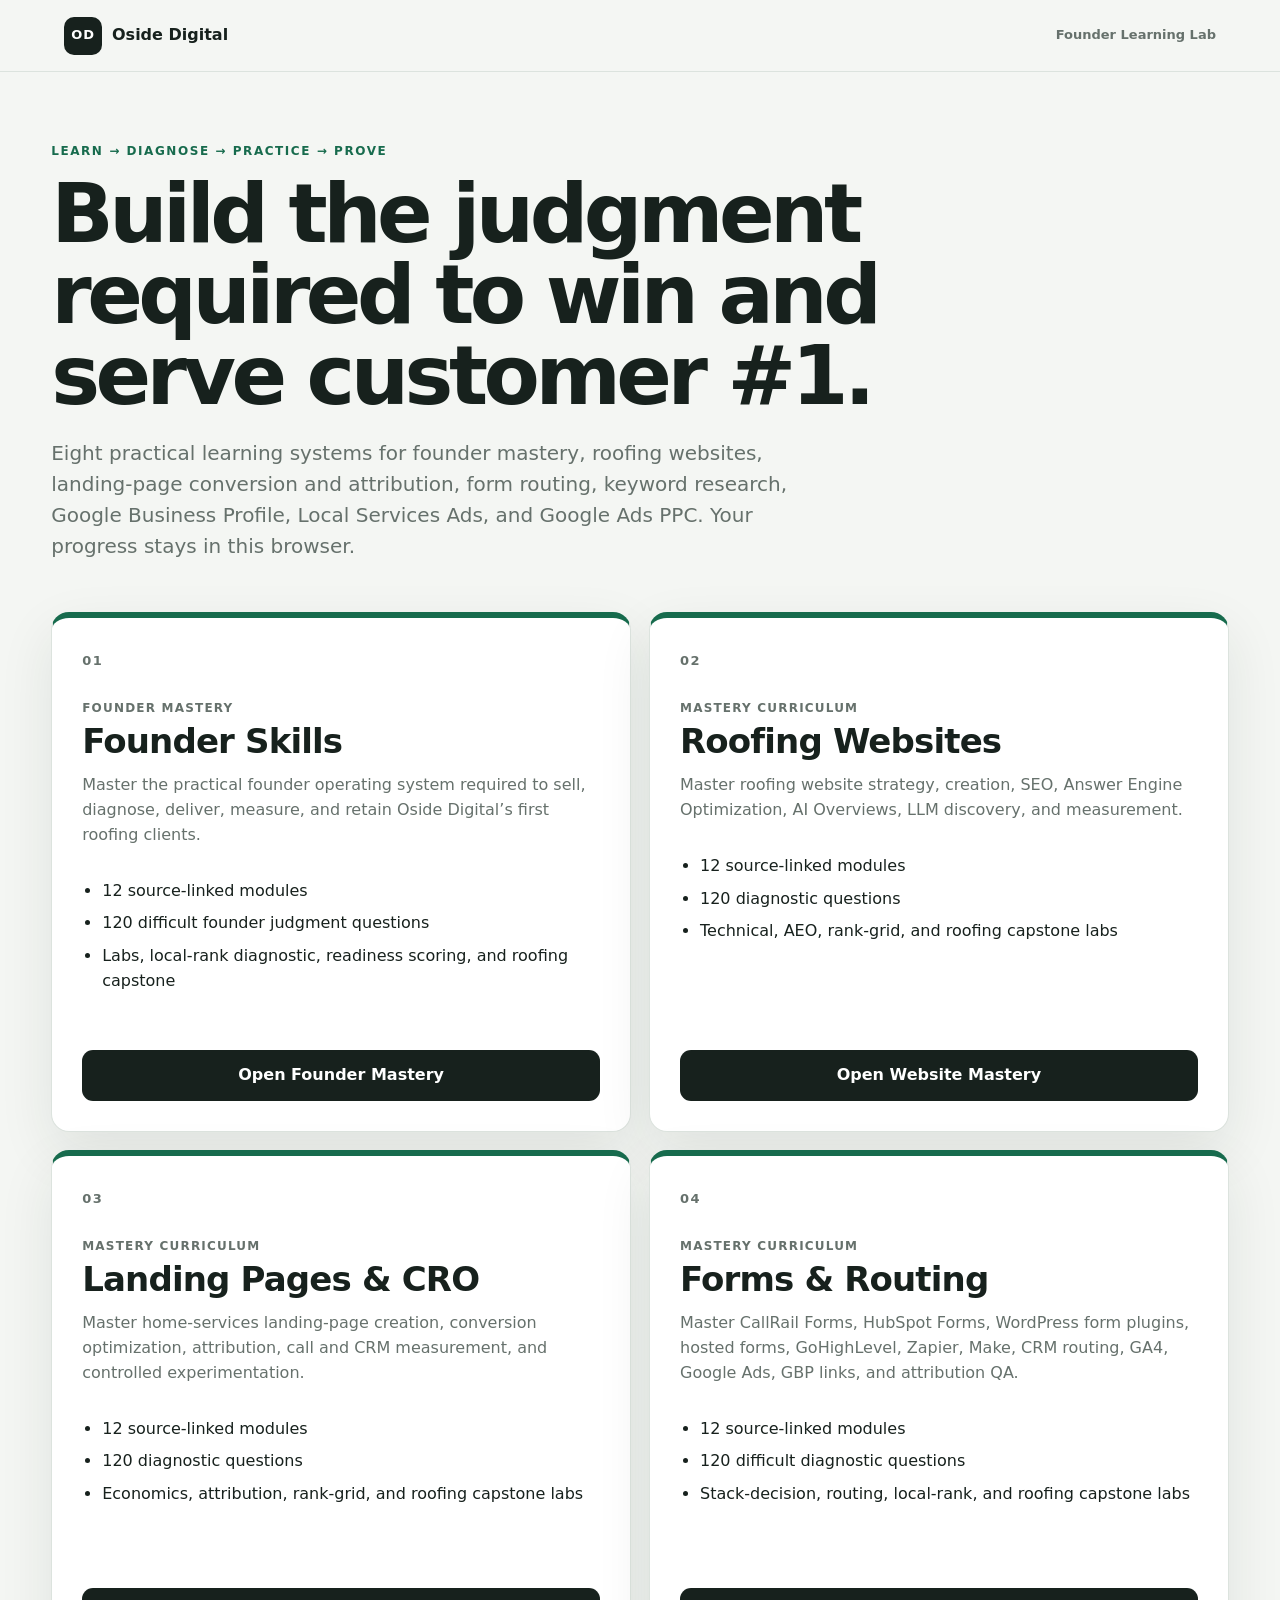
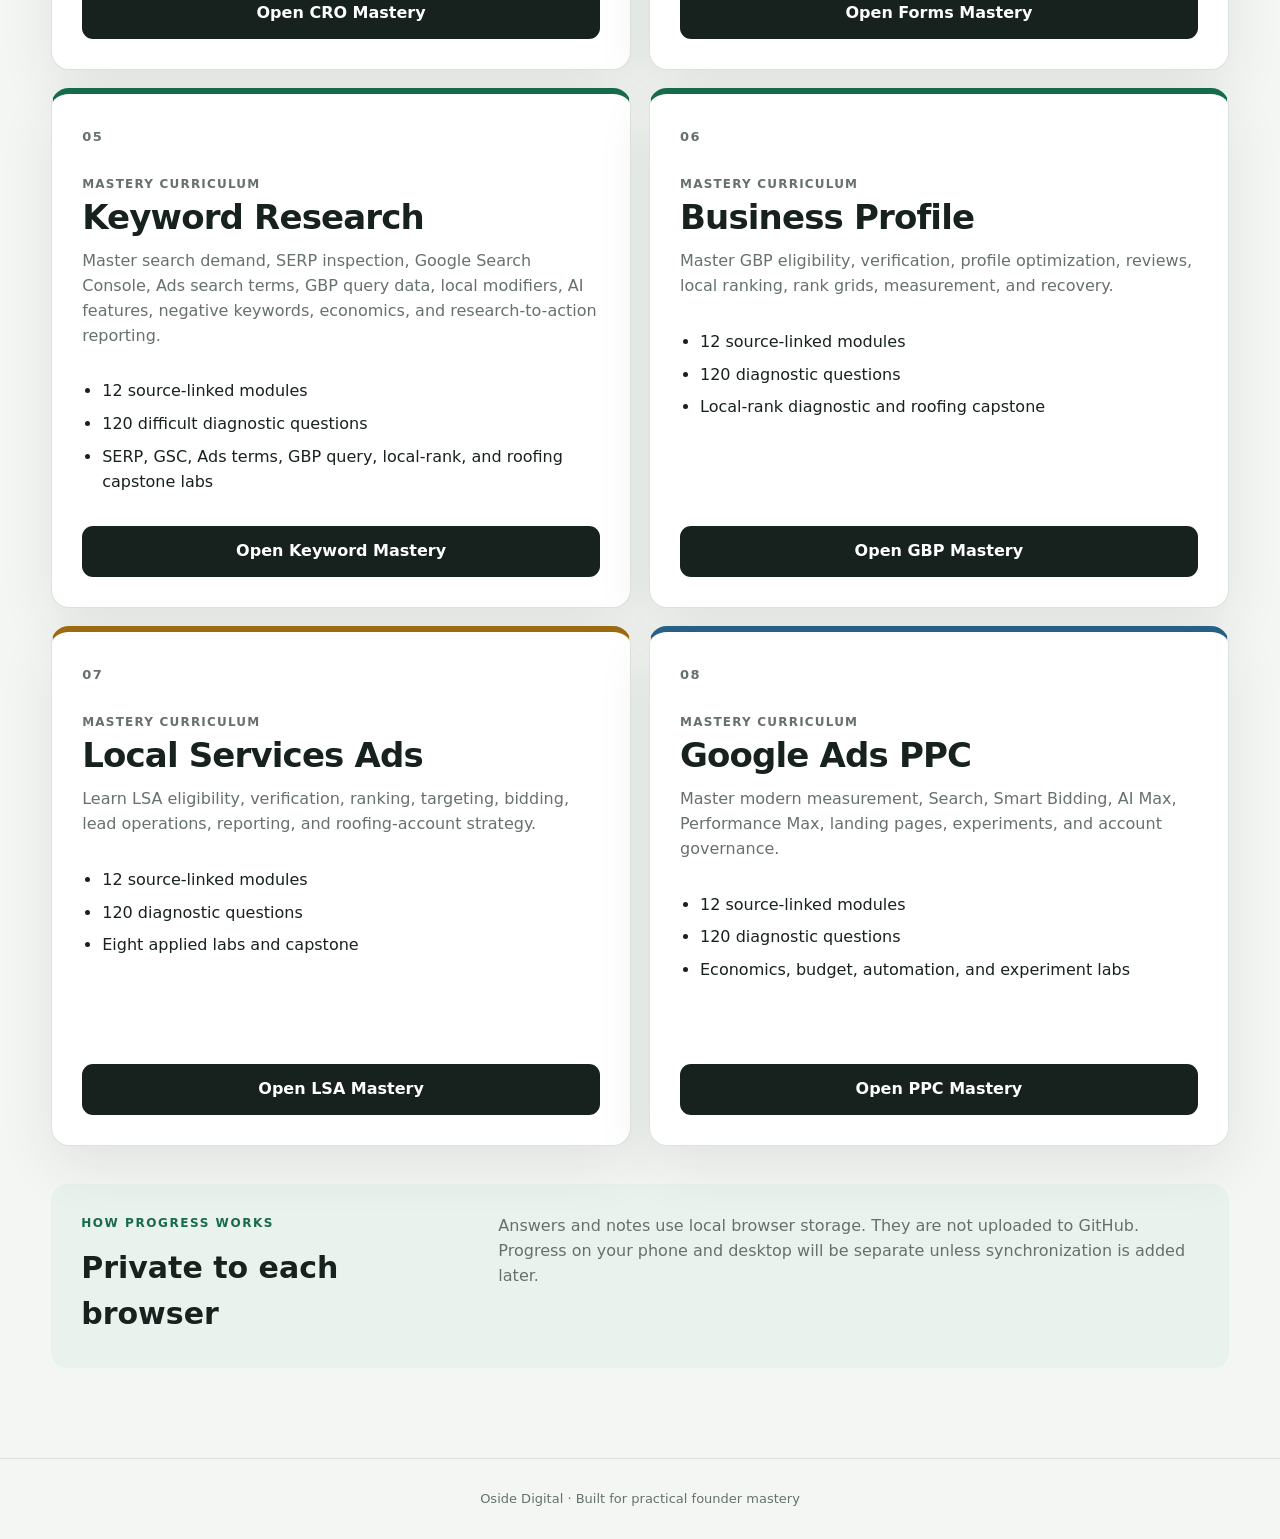
<file: index.html>
<!doctype html>
<html lang="en">
<head>
  <meta charset="utf-8">
  <meta name="viewport" content="width=device-width, initial-scale=1">
  <meta name="description" content="Oside Digital practical mastery systems for founder skills, roofing websites, landing pages, keyword research, form routing, local marketing, and paid search.">
  <title>Oside Digital Learning Lab</title>
  <link rel="stylesheet" href="styles.css">
</head>
<body>
  <header>
    <a class="brand" href="./">
      <span class="mark">OD</span>
      <span>Oside Digital</span>
    </a>
    <span class="edition">Founder Learning Lab</span>
  </header>

  <main>
    <section class="hero">
      <p class="eyebrow">Learn → diagnose → practice → prove</p>
      <h1>Build the judgment required to win and serve customer #1.</h1>
      <p class="lede">Eight practical learning systems for founder mastery, roofing websites, landing-page conversion and attribution, form routing, keyword research, Google Business Profile, Local Services Ads, and Google Ads PPC. Your progress stays in this browser.</p>
    </section>

    <section class="paths" aria-label="Learning systems">
      <article class="path-card path-founder">
        <div>
          <span class="number">01</span>
          <p class="label">Founder mastery</p>
          <h2>Founder Skills</h2>
          <p>Master the practical founder operating system required to sell, diagnose, deliver, measure, and retain Oside Digital’s first roofing clients.</p>
        </div>
        <ul>
          <li>12 source-linked modules</li>
          <li>120 difficult founder judgment questions</li>
          <li>Labs, local-rank diagnostic, readiness scoring, and roofing capstone</li>
        </ul>
        <a class="button" href="founder-skills/">Open Founder Mastery</a>
      </article>

      <article class="path-card path-gbp">
        <div>
          <span class="number">02</span>
          <p class="label">Mastery curriculum</p>
          <h2>Roofing Websites</h2>
          <p>Master roofing website strategy, creation, SEO, Answer Engine Optimization, AI Overviews, LLM discovery, and measurement.</p>
        </div>
        <ul>
          <li>12 source-linked modules</li>
          <li>120 diagnostic questions</li>
          <li>Technical, AEO, rank-grid, and roofing capstone labs</li>
        </ul>
        <a class="button" href="roofing-web-mastery/">Open Website Mastery</a>
      </article>

      <article class="path-card path-gbp">
        <div>
          <span class="number">03</span>
          <p class="label">Mastery curriculum</p>
          <h2>Landing Pages & CRO</h2>
          <p>Master home-services landing-page creation, conversion optimization, attribution, call and CRM measurement, and controlled experimentation.</p>
        </div>
        <ul>
          <li>12 source-linked modules</li>
          <li>120 diagnostic questions</li>
          <li>Economics, attribution, rank-grid, and roofing capstone labs</li>
        </ul>
        <a class="button" href="home-services-cro-mastery/">Open CRO Mastery</a>
      </article>

      <article class="path-card path-gbp">
        <div>
          <span class="number">04</span>
          <p class="label">Mastery curriculum</p>
          <h2>Forms & Routing</h2>
          <p>Master CallRail Forms, HubSpot Forms, WordPress form plugins, hosted forms, GoHighLevel, Zapier, Make, CRM routing, GA4, Google Ads, GBP links, and attribution QA.</p>
        </div>
        <ul>
          <li>12 source-linked modules</li>
          <li>120 difficult diagnostic questions</li>
          <li>Stack-decision, routing, local-rank, and roofing capstone labs</li>
        </ul>
        <a class="button" href="forms-routing-mastery/">Open Forms Mastery</a>
      </article>

      <article class="path-card path-gbp">
        <div>
          <span class="number">05</span>
          <p class="label">Mastery curriculum</p>
          <h2>Keyword Research</h2>
          <p>Master search demand, SERP inspection, Google Search Console, Ads search terms, GBP query data, local modifiers, AI features, negative keywords, economics, and research-to-action reporting.</p>
        </div>
        <ul>
          <li>12 source-linked modules</li>
          <li>120 difficult diagnostic questions</li>
          <li>SERP, GSC, Ads terms, GBP query, local-rank, and roofing capstone labs</li>
        </ul>
        <a class="button" href="keyword-research-mastery/">Open Keyword Mastery</a>
      </article>

      <article class="path-card path-gbp">
        <div>
          <span class="number">06</span>
          <p class="label">Mastery curriculum</p>
          <h2>Business Profile</h2>
          <p>Master GBP eligibility, verification, profile optimization, reviews, local ranking, rank grids, measurement, and recovery.</p>
        </div>
        <ul>
          <li>12 source-linked modules</li>
          <li>120 diagnostic questions</li>
          <li>Local-rank diagnostic and roofing capstone</li>
        </ul>
        <a class="button" href="gbp-mastery/">Open GBP Mastery</a>
      </article>

      <article class="path-card path-lsa">
        <div>
          <span class="number">07</span>
          <p class="label">Mastery curriculum</p>
          <h2>Local Services Ads</h2>
          <p>Learn LSA eligibility, verification, ranking, targeting, bidding, lead operations, reporting, and roofing-account strategy.</p>
        </div>
        <ul>
          <li>12 source-linked modules</li>
          <li>120 diagnostic questions</li>
          <li>Eight applied labs and capstone</li>
        </ul>
        <a class="button" href="lsa-mastery/">Open LSA Mastery</a>
      </article>

      <article class="path-card path-ppc">
        <div>
          <span class="number">08</span>
          <p class="label">Mastery curriculum</p>
          <h2>Google Ads PPC</h2>
          <p>Master modern measurement, Search, Smart Bidding, AI Max, Performance Max, landing pages, experiments, and account governance.</p>
        </div>
        <ul>
          <li>12 source-linked modules</li>
          <li>120 diagnostic questions</li>
          <li>Economics, budget, automation, and experiment labs</li>
        </ul>
        <a class="button" href="ppc-mastery/">Open PPC Mastery</a>
      </article>
    </section>

    <section class="note">
      <div>
        <p class="eyebrow">How progress works</p>
        <h2>Private to each browser</h2>
      </div>
      <p>Answers and notes use local browser storage. They are not uploaded to GitHub. Progress on your phone and desktop will be separate unless synchronization is added later.</p>
    </section>
  </main>

  <footer>
    <p>Oside Digital · Built for practical founder mastery</p>
  </footer>
</body>
</html>
</file>
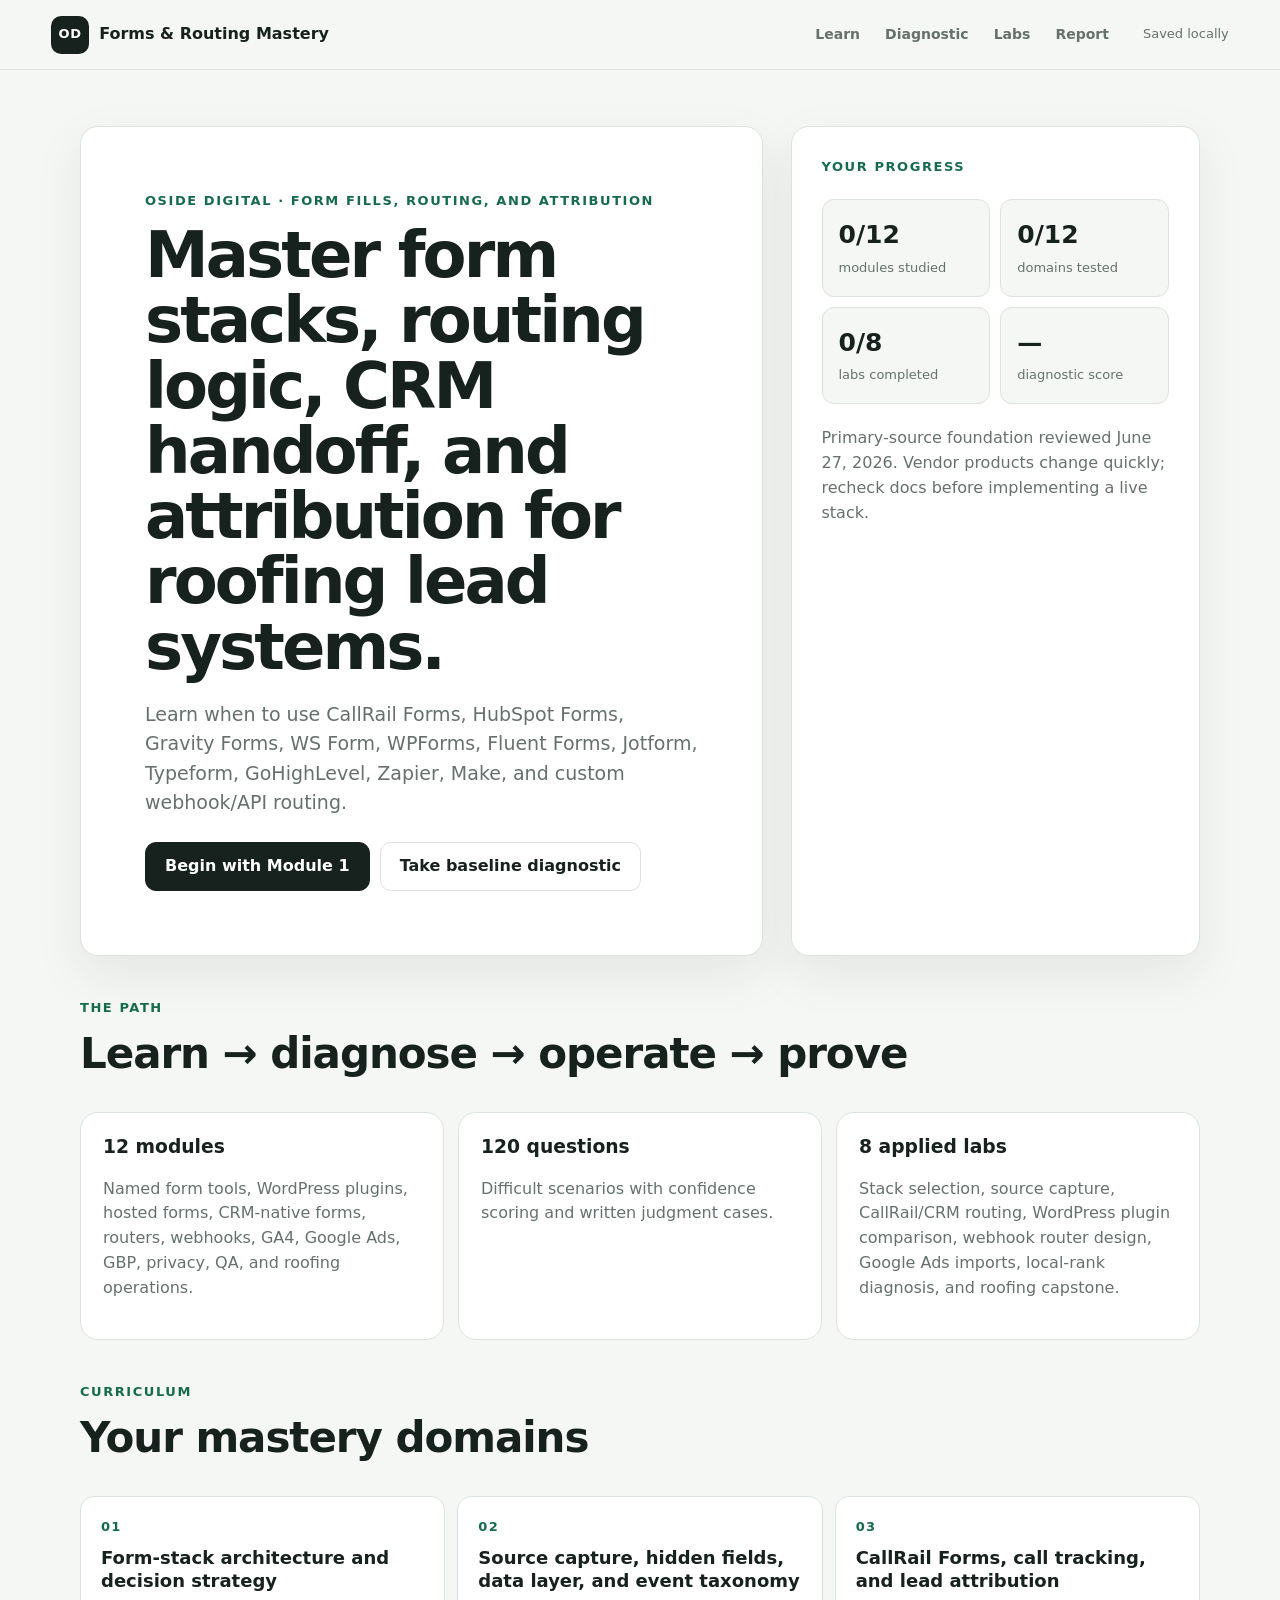
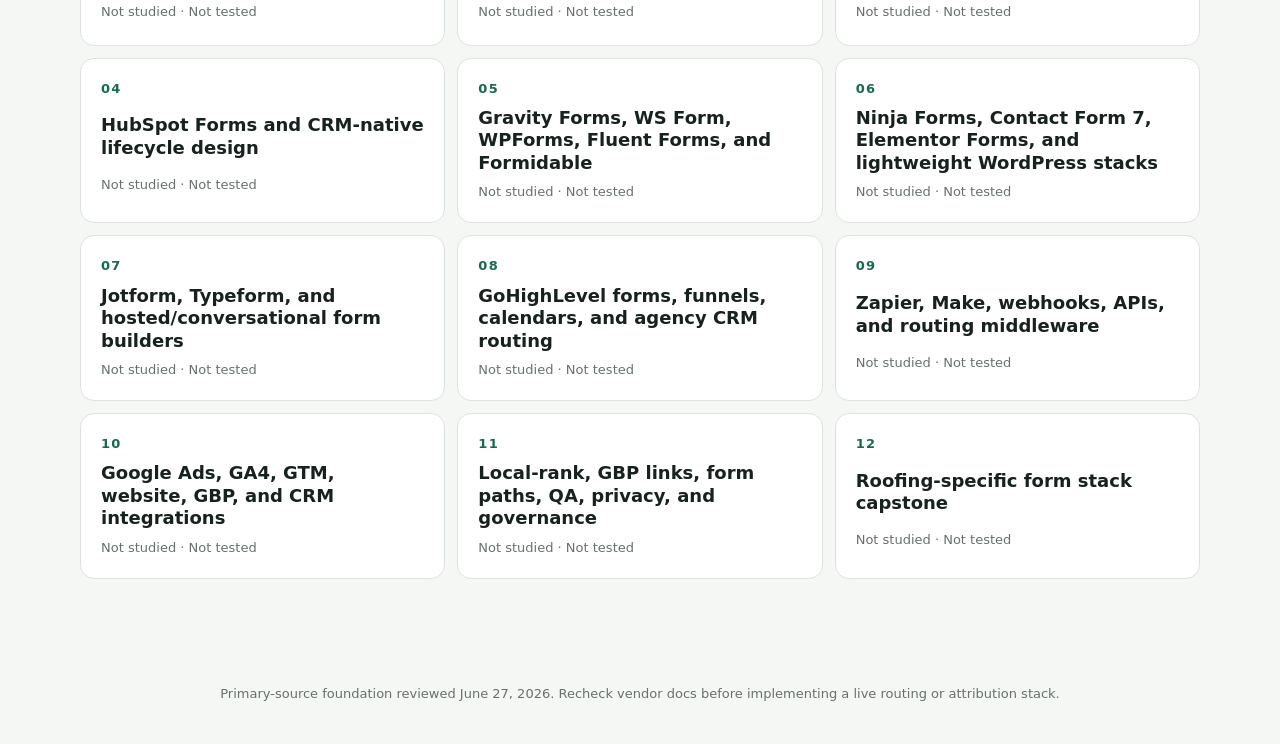
<file: forms-routing-mastery/index.html>
<!doctype html>
<html lang="en">
<head>
  <meta charset="utf-8">
  <meta name="viewport" content="width=device-width, initial-scale=1">
  <meta name="description" content="Home-services form stack, form routing, CRM, GA4, Google Ads, CallRail, HubSpot, WordPress, Zapier, Make, and attribution mastery system.">
  <title>Oside Forms, Routing & Attribution Mastery</title>
  <link rel="stylesheet" href="../roofing-web-mastery/styles.css">
</head>
<body>
  <header class="site-header">
    <a id="home-button" class="brand brand-button" href="../" aria-label="Back to Oside Learning Lab" title="Back to Oside Learning Lab">
      <span class="brand-mark">OD</span>
      <span>Forms & Routing Mastery</span>
    </a>
    <nav class="top-nav" aria-label="Primary">
      <button data-view="learn" type="button">Learn</button>
      <button data-view="diagnostic" type="button">Diagnostic</button>
      <button data-view="labs" type="button">Labs</button>
      <button data-view="report" type="button">Report</button>
    </nav>
    <span id="save-status" class="save-status">Saved locally</span>
  </header>

  <main id="app" class="app-shell"></main>

  <footer>
    <p>Primary-source foundation reviewed June 27, 2026. Recheck vendor docs before implementing a live routing or attribution stack.</p>
  </footer>

  <script src="content.js"></script>
  <script src="../roofing-web-mastery/app.js"></script>
</body>
</html>
</file>
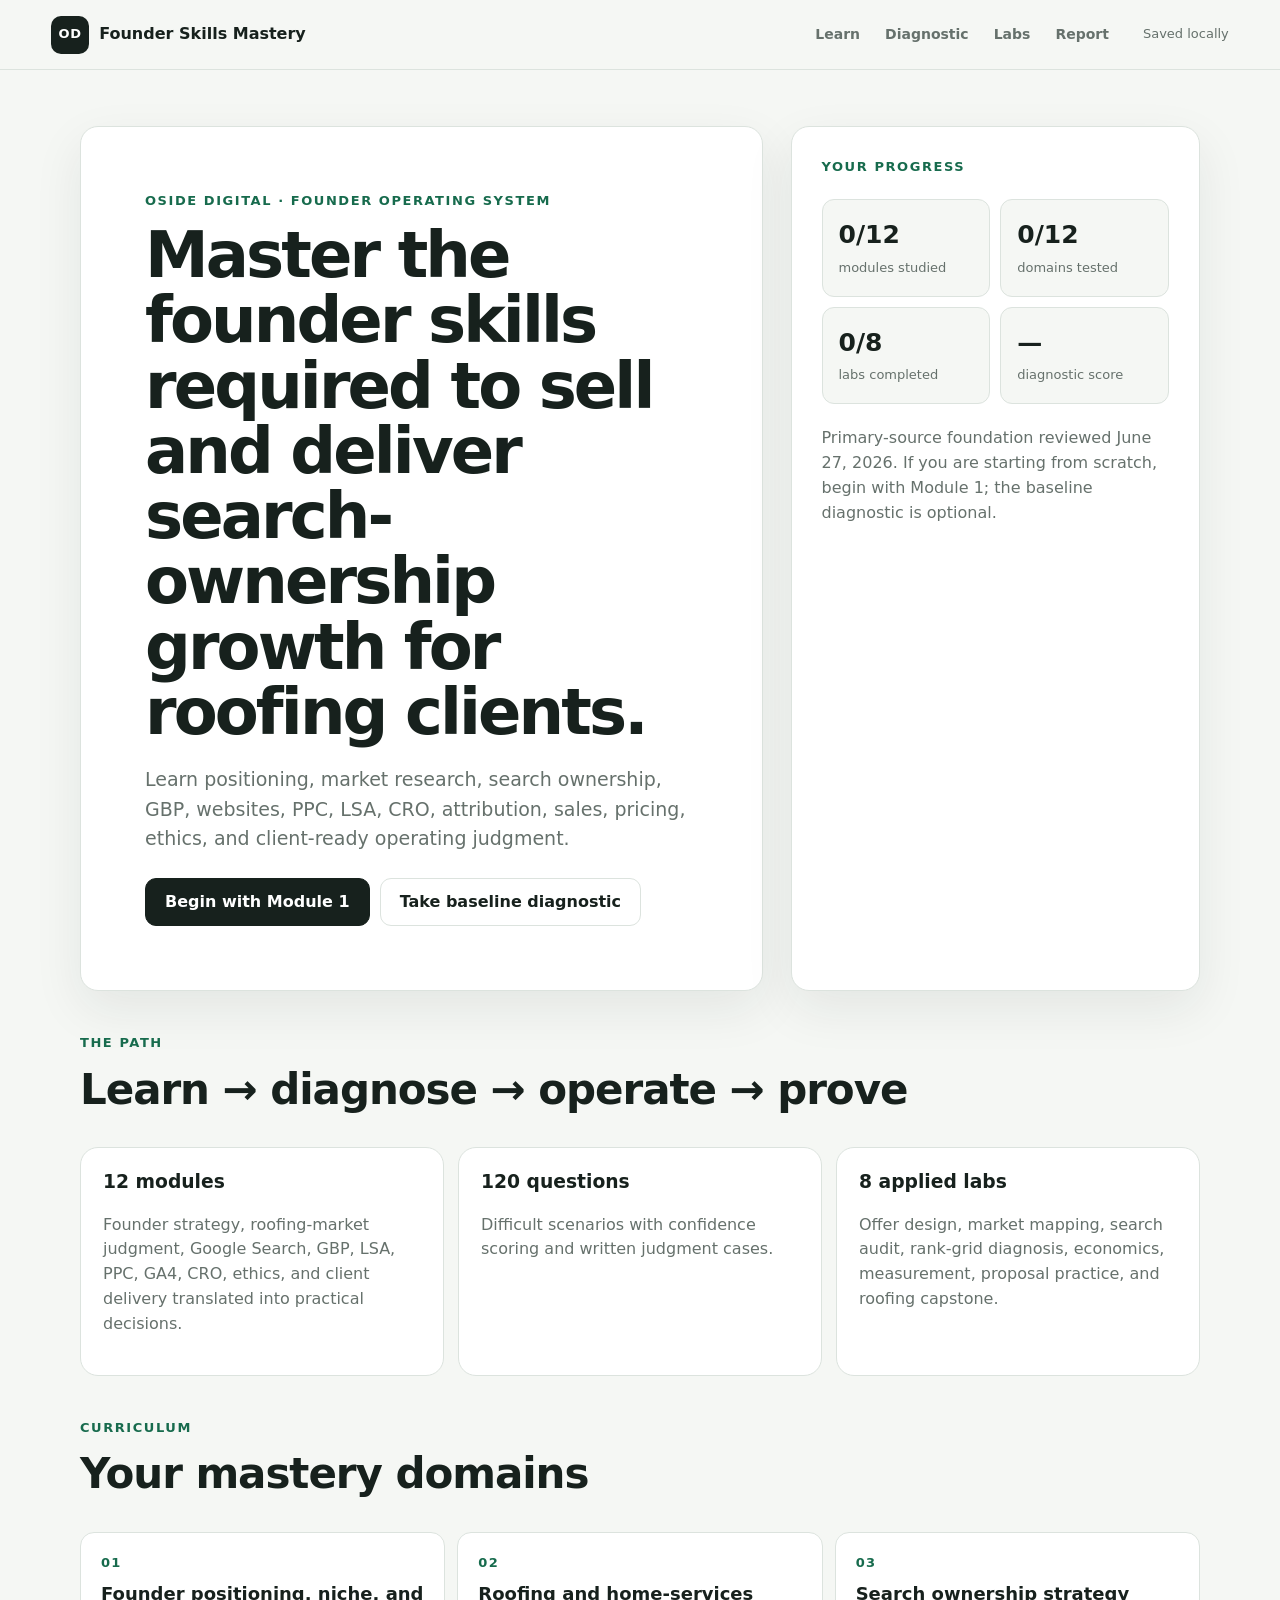
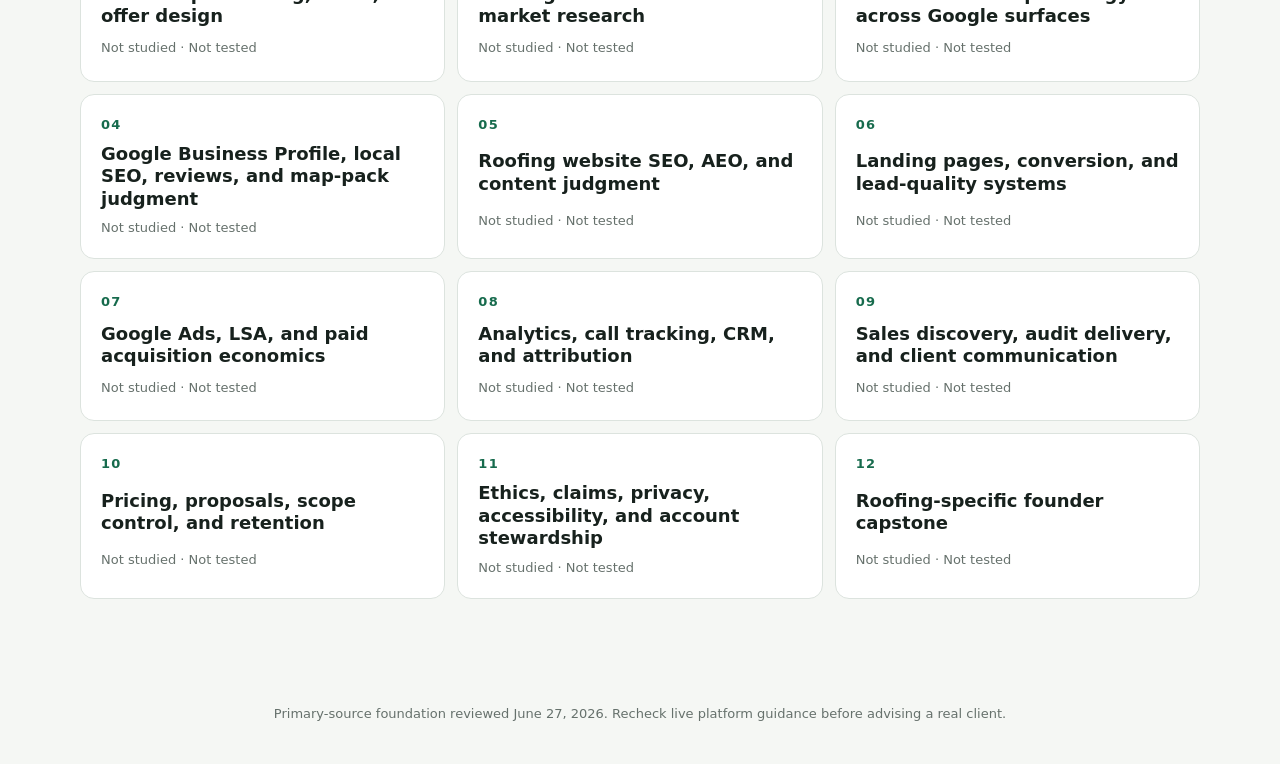
<file: founder-skills/index.html>
<!doctype html>
<html lang="en">
<head>
  <meta charset="utf-8">
  <meta name="viewport" content="width=device-width, initial-scale=1">
  <meta name="description" content="A source-linked Founder Skills Mastery system for building Oside Digital with roofing and home-services clients.">
  <title>Oside Founder Skills Mastery</title>
  <link rel="stylesheet" href="../roofing-web-mastery/styles.css">
</head>
<body>
  <header class="site-header">
    <a id="home-button" class="brand brand-button" href="../" aria-label="Back to Oside Learning Lab" title="Back to Oside Learning Lab">
      <span class="brand-mark">OD</span>
      <span>Founder Skills Mastery</span>
    </a>
    <nav class="top-nav" aria-label="Primary">
      <button data-view="learn" type="button">Learn</button>
      <button data-view="diagnostic" type="button">Diagnostic</button>
      <button data-view="labs" type="button">Labs</button>
      <button data-view="report" type="button">Report</button>
    </nav>
    <span id="save-status" class="save-status">Saved locally</span>
  </header>

  <main id="app" class="app-shell"></main>

  <footer>
    <p>Primary-source foundation reviewed June 27, 2026. Recheck live platform guidance before advising a real client.</p>
  </footer>

  <script src="content.js"></script>
  <script src="../roofing-web-mastery/app.js"></script>
</body>
</html>
</file>
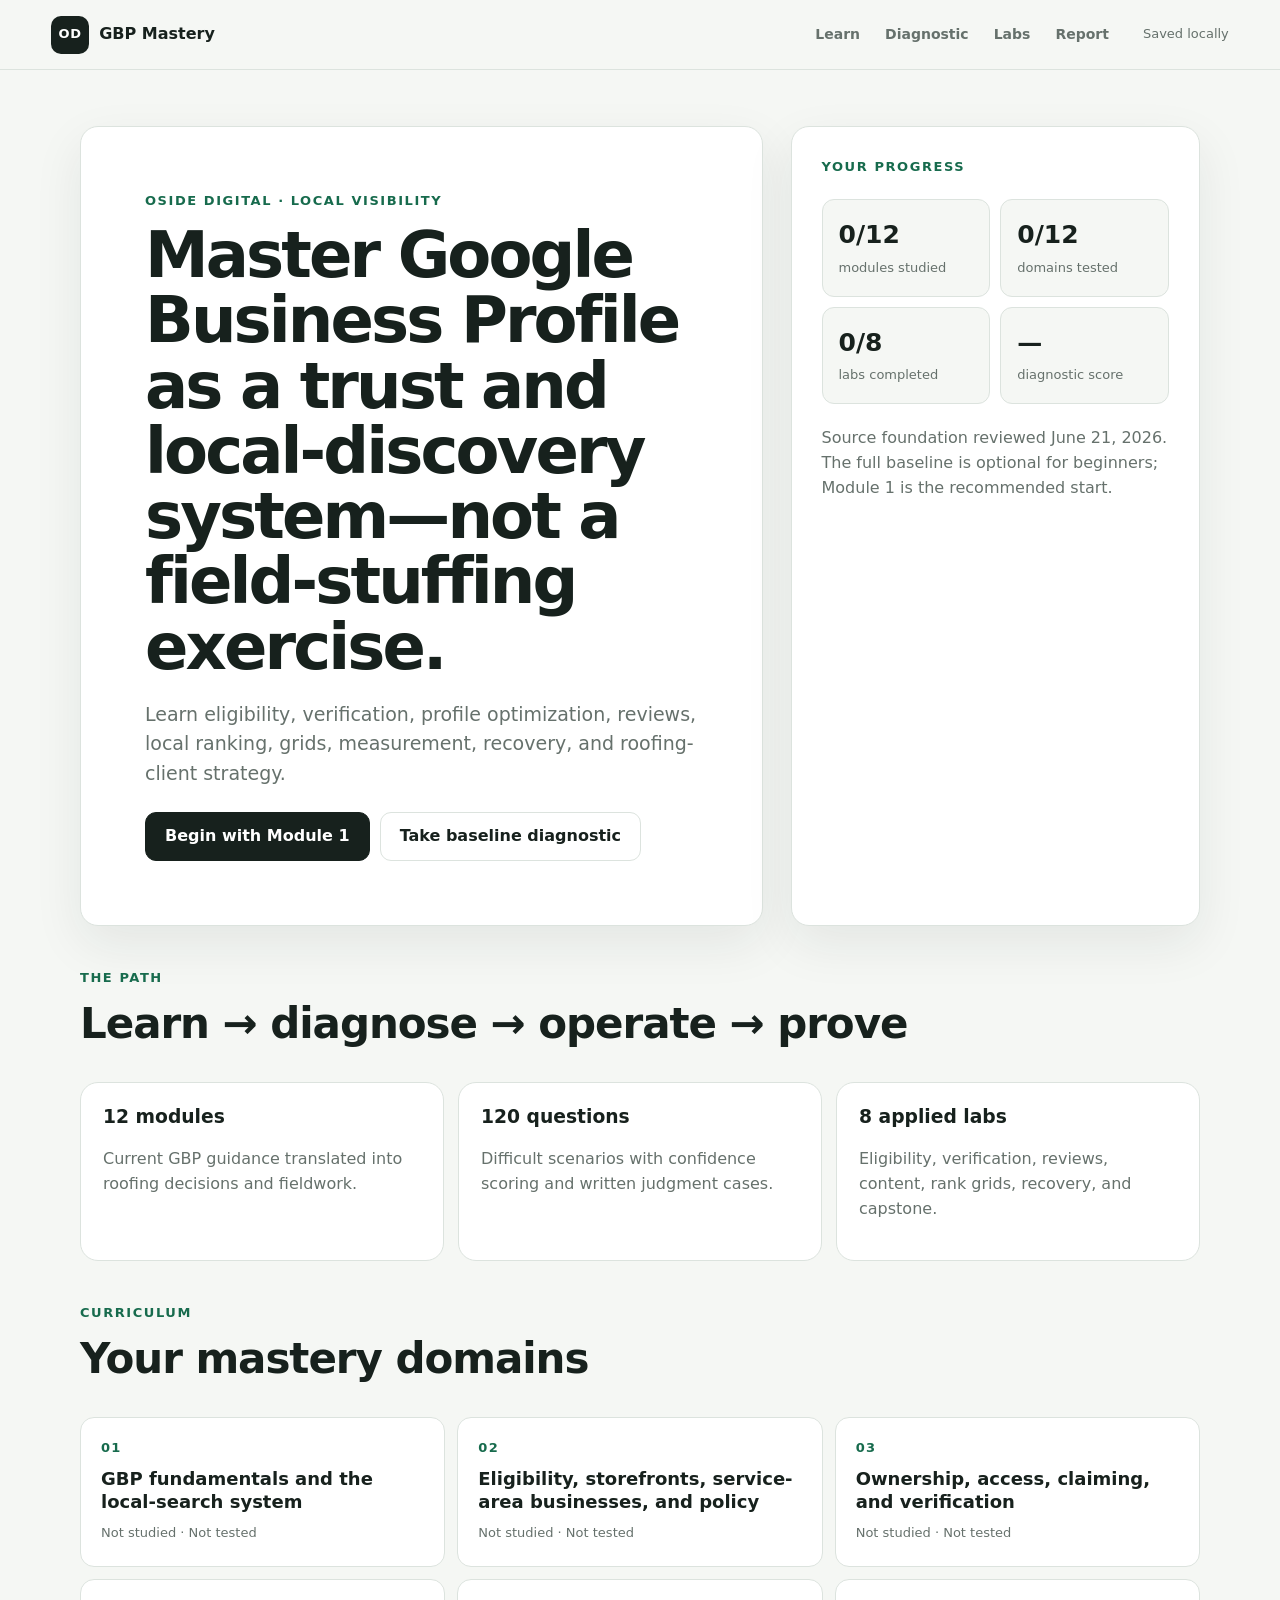
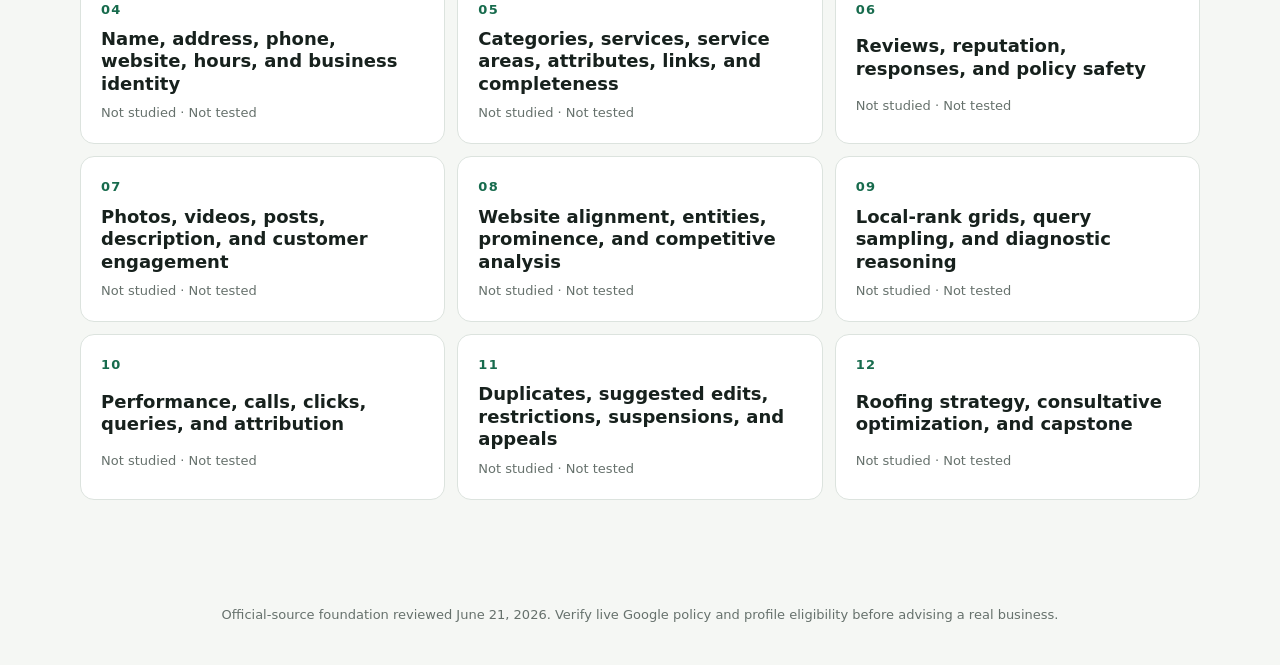
<file: gbp-mastery/index.html>
<!doctype html>
<html lang="en">
<head>
  <meta charset="utf-8">
  <meta name="viewport" content="width=device-width, initial-scale=1">
  <meta name="description" content="Google Business Profile mastery curriculum, diagnostic, and local-rank operating lab for roofing consultants.">
  <title>Oside Google Business Profile Mastery</title>
  <link rel="stylesheet" href="styles.css">
</head>
<body>
  <header class="site-header">
    <a id="home-button" class="brand brand-button" href="../" aria-label="Back to Oside Learning Lab" title="Back to Oside Learning Lab">
      <span class="brand-mark">OD</span>
      <span>GBP Mastery</span>
    </a>
    <nav class="top-nav" aria-label="Primary">
      <button data-view="learn" type="button">Learn</button>
      <button data-view="diagnostic" type="button">Diagnostic</button>
      <button data-view="labs" type="button">Labs</button>
      <button data-view="report" type="button">Report</button>
    </nav>
    <span id="save-status" class="save-status">Saved locally</span>
  </header>
  <main id="app" class="app-shell"></main>
  <footer>
    <p>Official-source foundation reviewed June 21, 2026. Verify live Google policy and profile eligibility before advising a real business.</p>
  </footer>
  <script src="content.js"></script>
  <script src="app.js"></script>
</body>
</html>
</file>
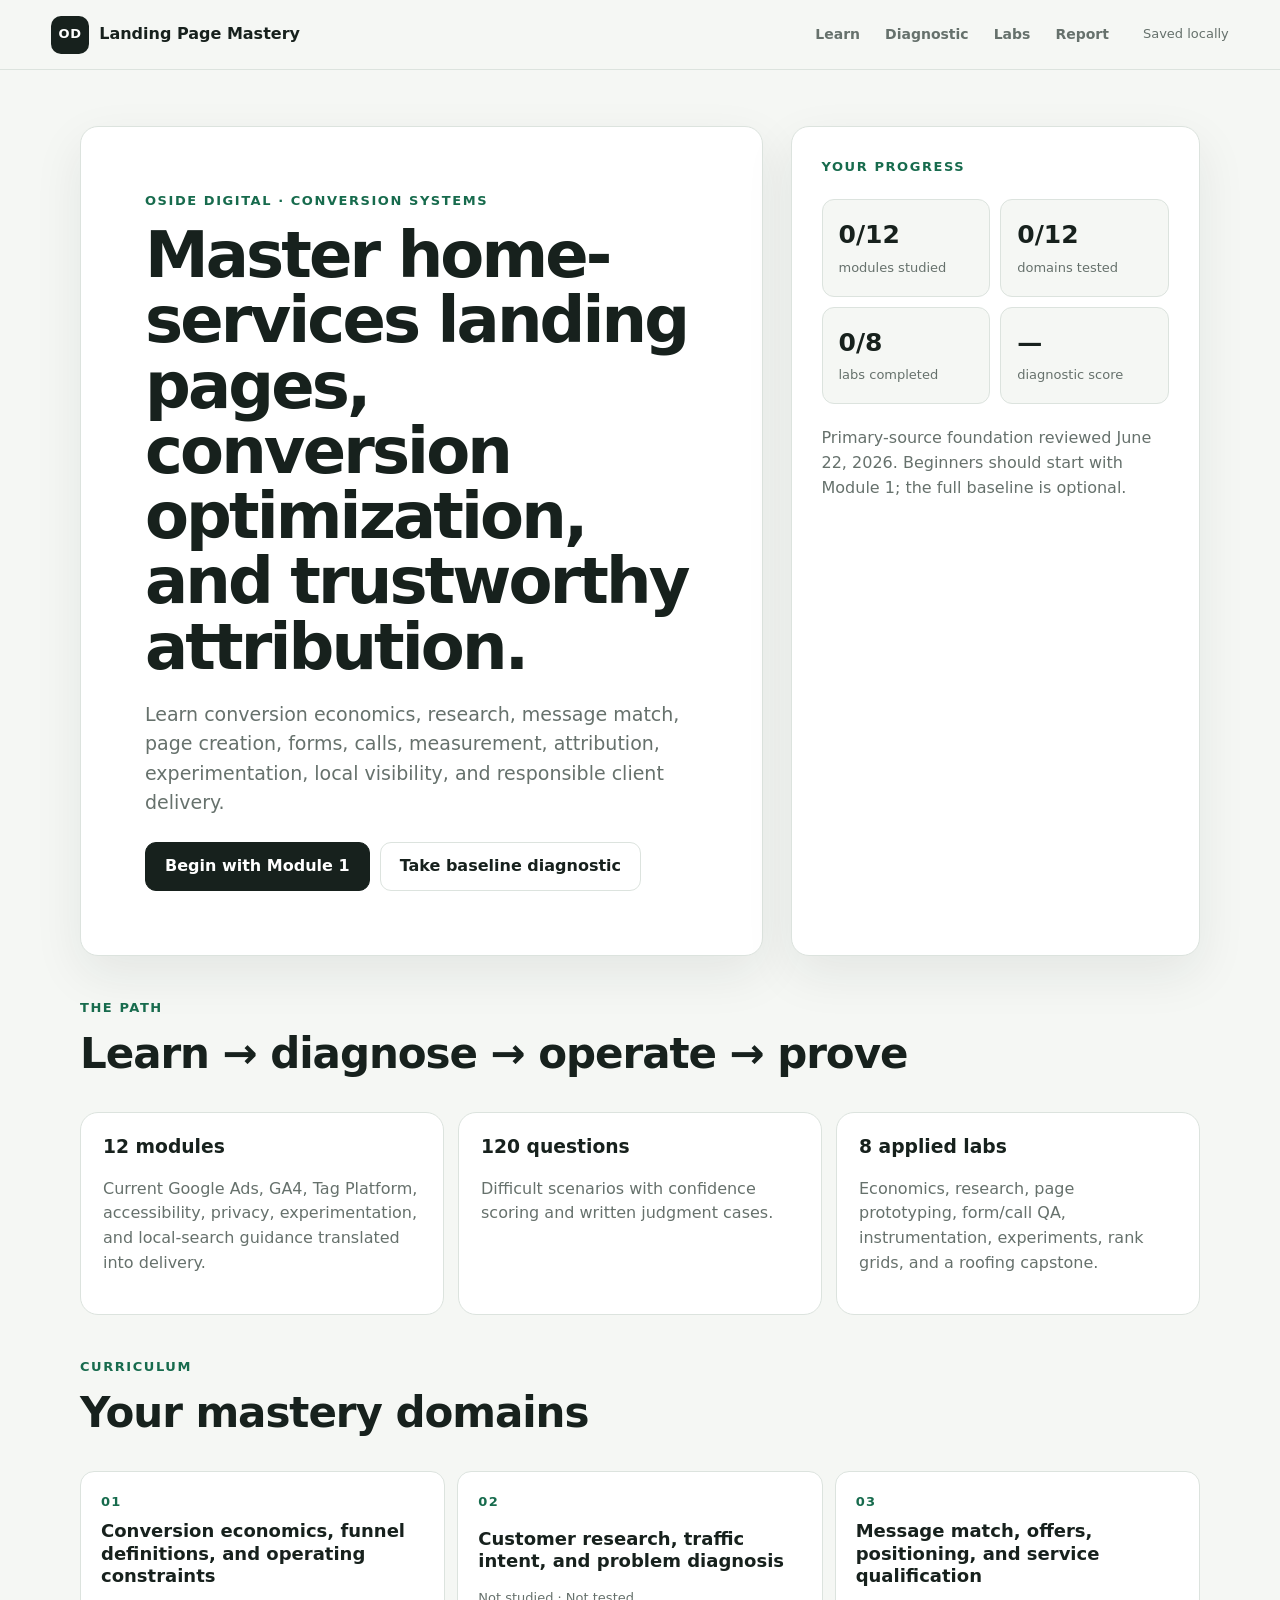
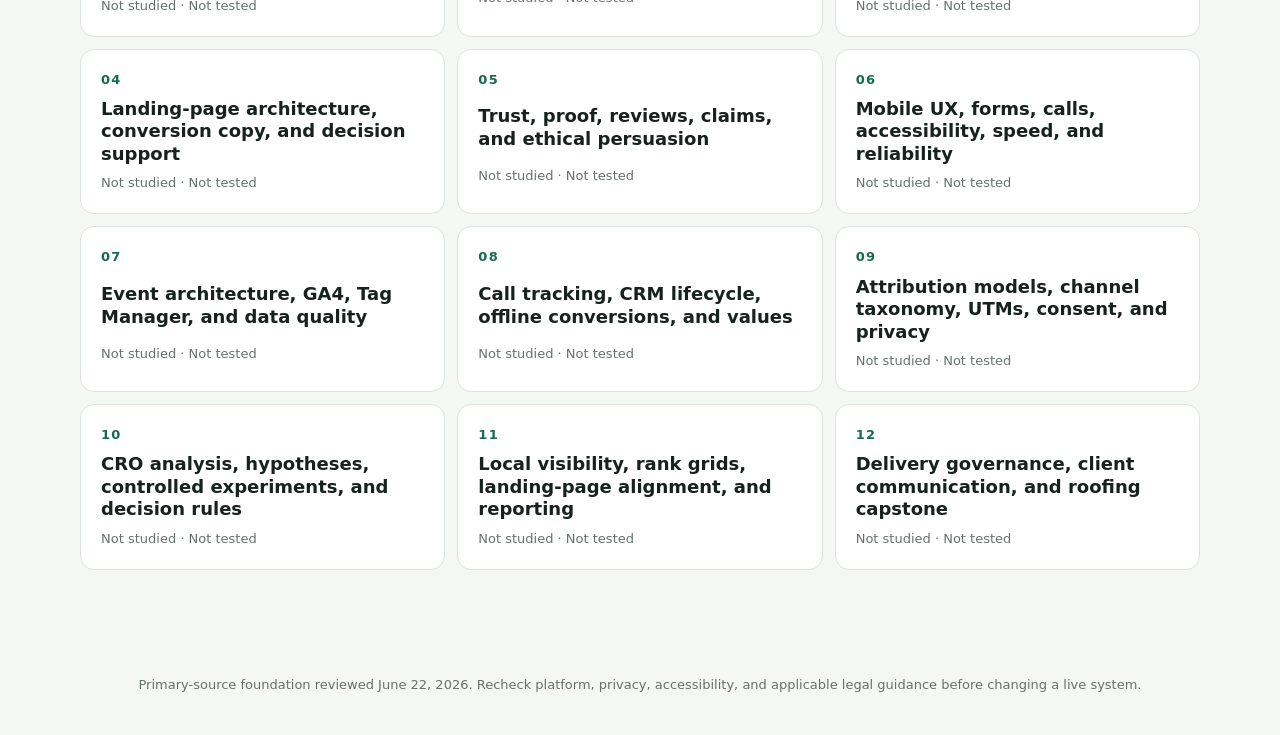
<file: home-services-cro-mastery/index.html>
<!doctype html>
<html lang="en">
<head>
  <meta charset="utf-8">
  <meta name="viewport" content="width=device-width, initial-scale=1">
  <meta name="description" content="Home-services landing page creation, conversion rate optimization, attribution, local-rank diagnostics, and roofing capstone mastery system.">
  <title>Oside Home Services CRO & Attribution Mastery</title>
  <link rel="stylesheet" href="../roofing-web-mastery/styles.css">
</head>
<body>
  <header class="site-header">
    <a id="home-button" class="brand brand-button" href="../" aria-label="Back to Oside Learning Lab" title="Back to Oside Learning Lab">
      <span class="brand-mark">OD</span>
      <span>Landing Page Mastery</span>
    </a>
    <nav class="top-nav" aria-label="Primary">
      <button data-view="learn" type="button">Learn</button>
      <button data-view="diagnostic" type="button">Diagnostic</button>
      <button data-view="labs" type="button">Labs</button>
      <button data-view="report" type="button">Report</button>
    </nav>
    <span id="save-status" class="save-status">Saved locally</span>
  </header>
  <main id="app" class="app-shell"></main>
  <footer>
    <p>Primary-source foundation reviewed June 22, 2026. Recheck platform, privacy, accessibility, and applicable legal guidance before changing a live system.</p>
  </footer>
  <script src="content.js"></script>
  <script src="../roofing-web-mastery/app.js"></script>
</body>
</html>
</file>
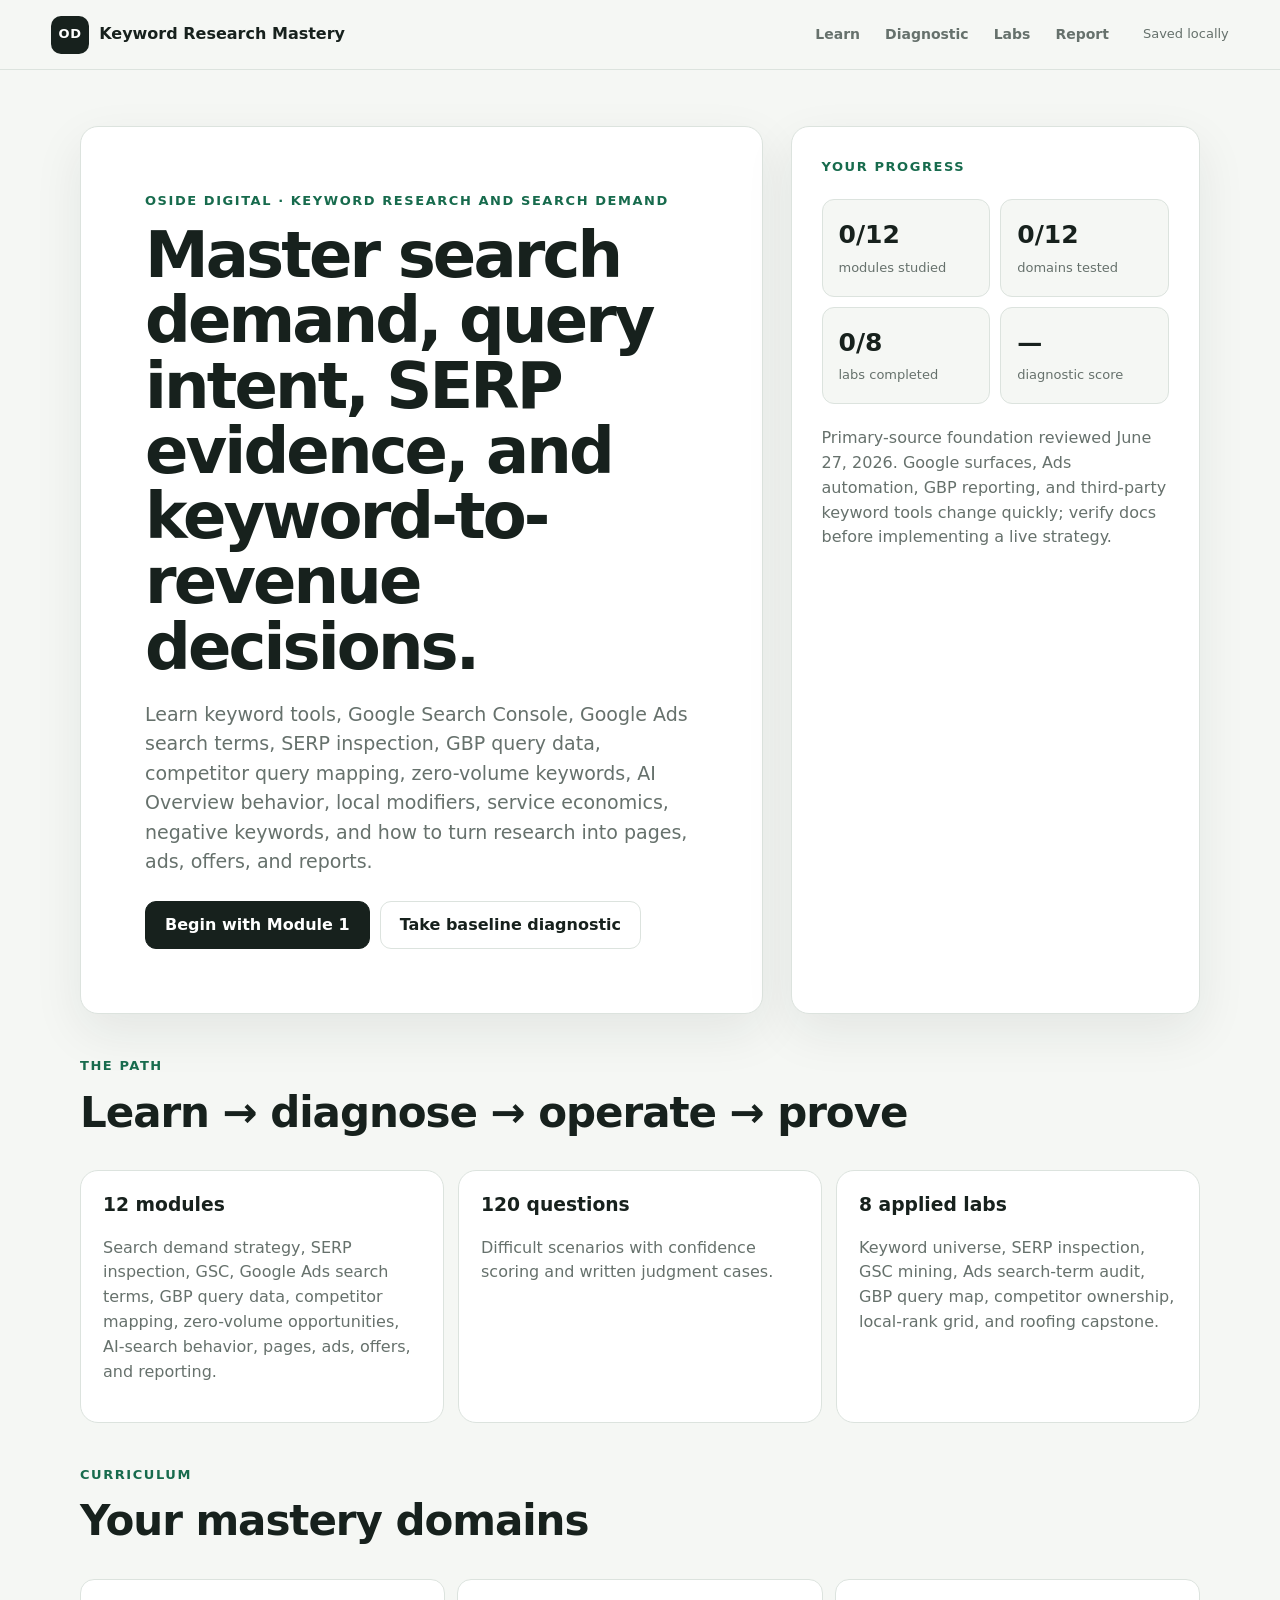
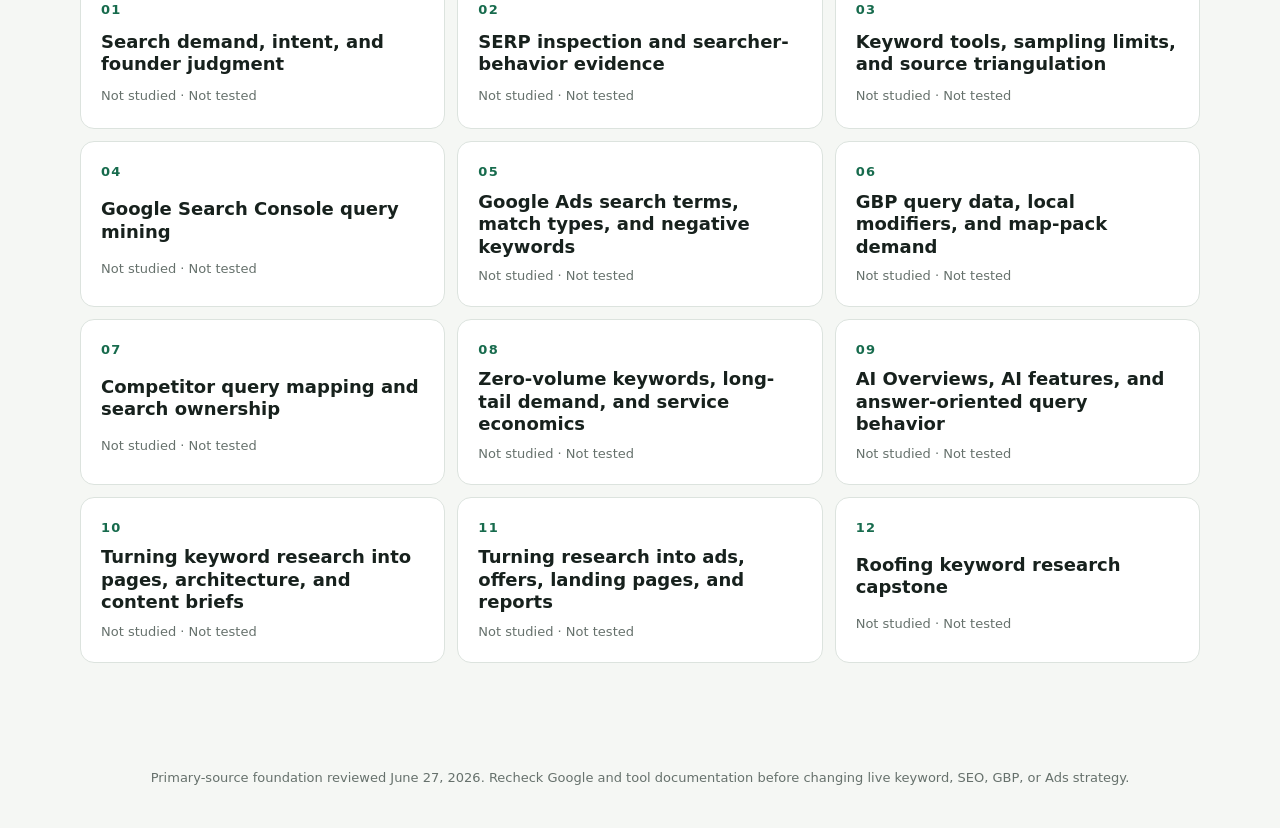
<file: keyword-research-mastery/index.html>
<!doctype html>
<html lang="en">
<head>
  <meta charset="utf-8">
  <meta name="viewport" content="width=device-width, initial-scale=1">
  <meta name="description" content="Keyword research, search demand, SERP inspection, Google Search Console, Google Ads search terms, GBP query data, local modifiers, AI Overviews, and roofing growth mastery system.">
  <title>Oside Keyword Research & Search Demand Mastery</title>
  <link rel="stylesheet" href="../roofing-web-mastery/styles.css">
</head>
<body>
  <header class="site-header">
    <a id="home-button" class="brand brand-button" href="../" aria-label="Back to Oside Learning Lab" title="Back to Oside Learning Lab">
      <span class="brand-mark">OD</span>
      <span>Keyword Research Mastery</span>
    </a>
    <nav class="top-nav" aria-label="Primary">
      <button data-view="learn" type="button">Learn</button>
      <button data-view="diagnostic" type="button">Diagnostic</button>
      <button data-view="labs" type="button">Labs</button>
      <button data-view="report" type="button">Report</button>
    </nav>
    <span id="save-status" class="save-status">Saved locally</span>
  </header>

  <main id="app" class="app-shell"></main>

  <footer>
    <p>Primary-source foundation reviewed June 27, 2026. Recheck Google and tool documentation before changing live keyword, SEO, GBP, or Ads strategy.</p>
  </footer>

  <script src="content.js"></script>
  <script src="../roofing-web-mastery/app.js"></script>
</body>
</html>
</file>
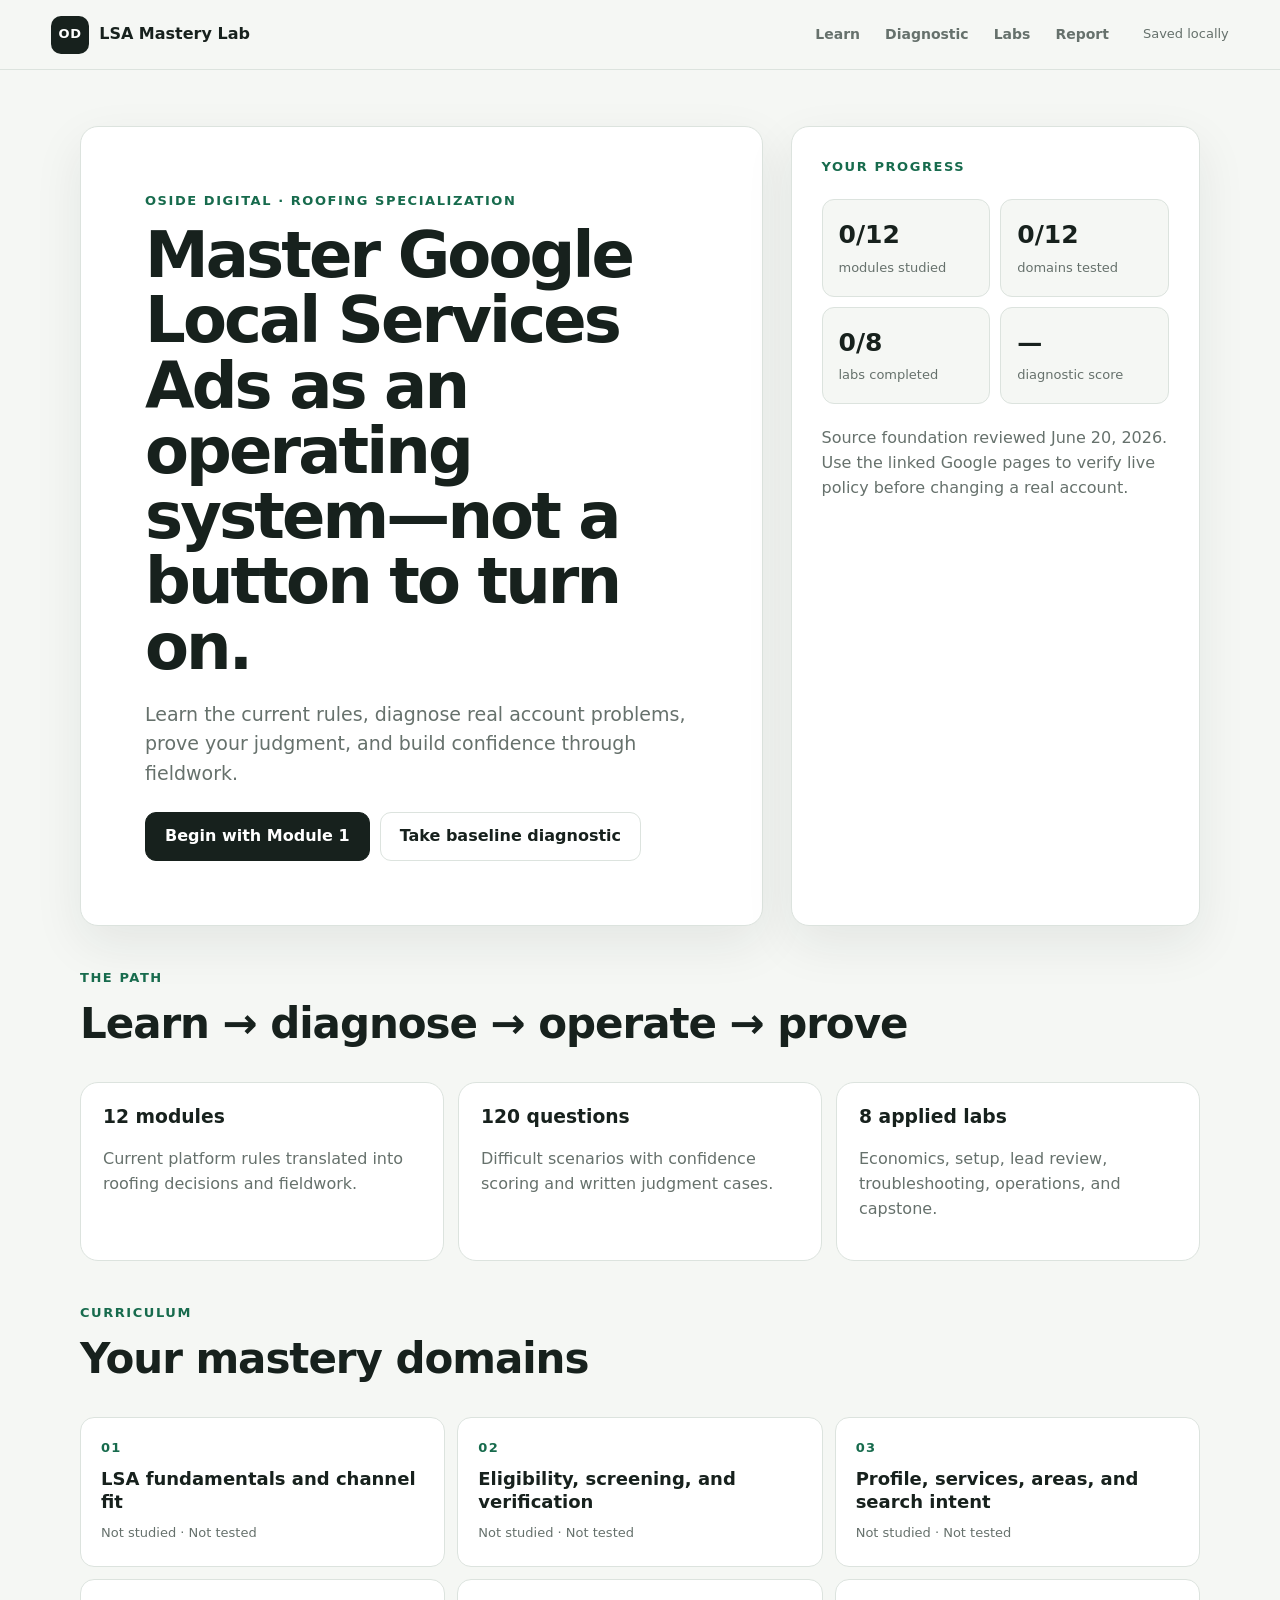
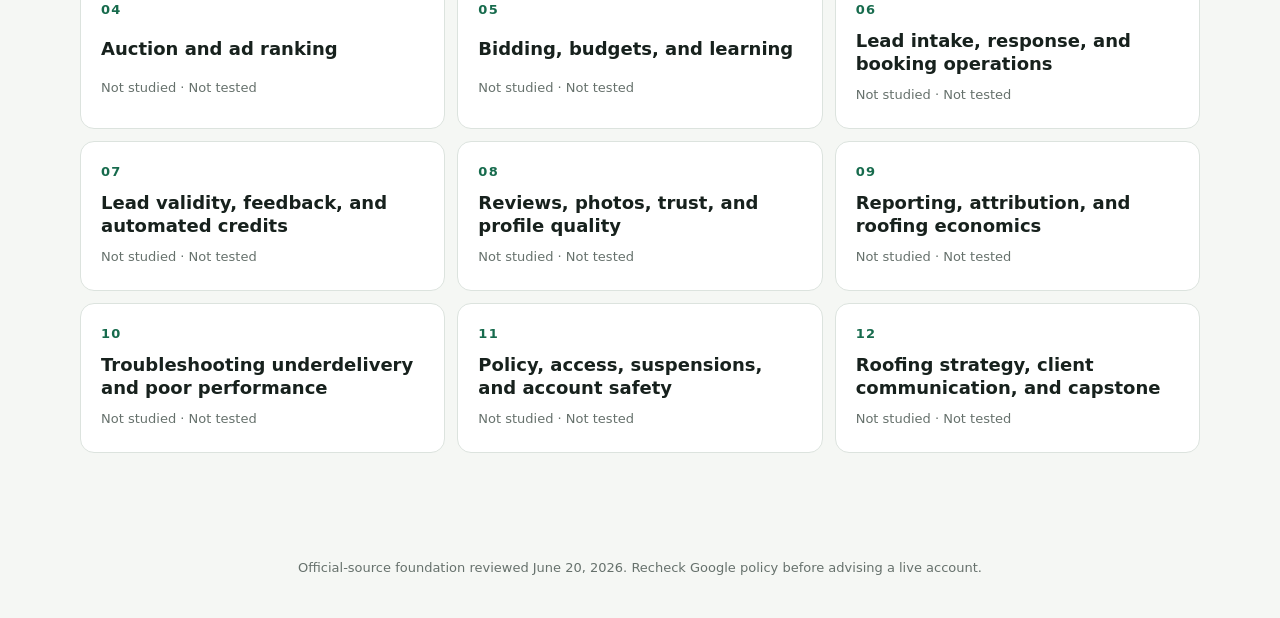
<file: lsa-mastery/index.html>
<!doctype html>
<html lang="en">
<head>
  <meta charset="utf-8">
  <meta name="viewport" content="width=device-width, initial-scale=1">
  <meta name="description" content="A source-linked Google Local Services Ads mastery curriculum and practical diagnostic for roofing consultants.">
  <title>Oside LSA Mastery Lab</title>
  <link rel="stylesheet" href="styles.css">
</head>
<body>
  <header class="site-header">
    <a id="home-button" class="brand brand-button" href="../" aria-label="Back to Oside Learning Lab" title="Back to Oside Learning Lab">
      <span class="brand-mark">OD</span>
      <span>LSA Mastery Lab</span>
    </a>
    <nav class="top-nav" aria-label="Primary">
      <button data-view="learn" type="button">Learn</button>
      <button data-view="diagnostic" type="button">Diagnostic</button>
      <button data-view="labs" type="button">Labs</button>
      <button data-view="report" type="button">Report</button>
    </nav>
    <span id="save-status" class="save-status">Saved locally</span>
  </header>

  <main id="app" class="app-shell"></main>

  <footer>
    <p>Official-source foundation reviewed June 20, 2026. Recheck Google policy before advising a live account.</p>
  </footer>

  <script src="content.js"></script>
  <script src="app.js"></script>
</body>
</html>
</file>
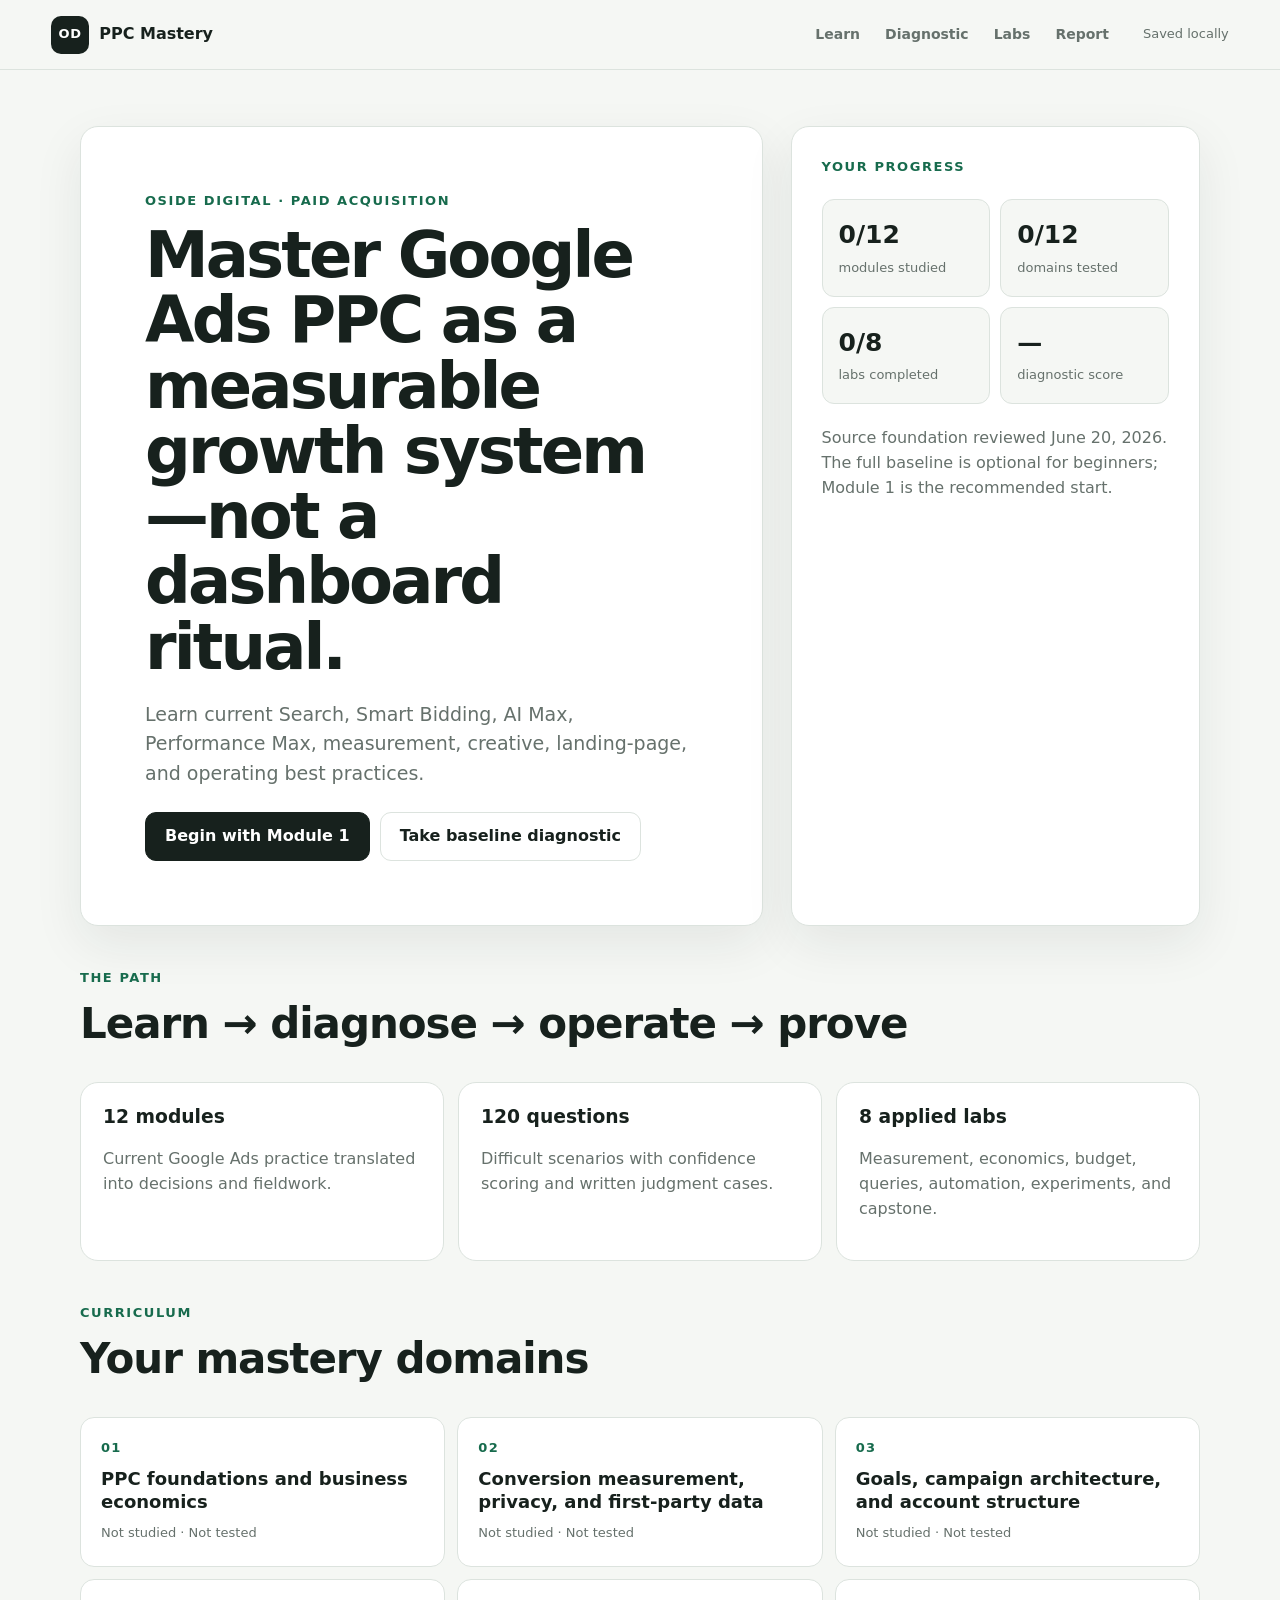
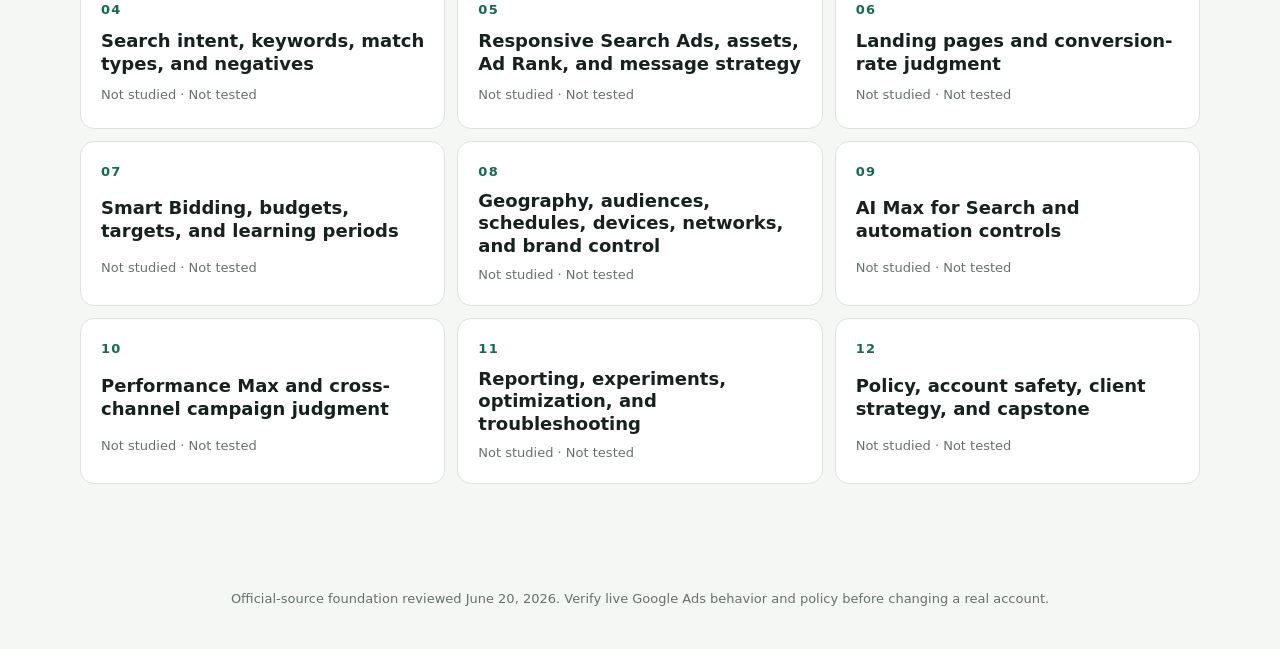
<file: ppc-mastery/index.html>
<!doctype html>
<html lang="en">
<head>
  <meta charset="utf-8">
  <meta name="viewport" content="width=device-width, initial-scale=1">
  <meta name="description" content="A current Google Ads PPC mastery curriculum, diagnostic, and applied operating lab.">
  <title>Oside Google Ads PPC Mastery</title>
  <link rel="stylesheet" href="styles.css">
</head>
<body>
  <header class="site-header">
    <a id="home-button" class="brand brand-button" href="../" aria-label="Back to Oside Learning Lab" title="Back to Oside Learning Lab">
      <span class="brand-mark">OD</span>
      <span>PPC Mastery</span>
    </a>
    <nav class="top-nav" aria-label="Primary">
      <button data-view="learn" type="button">Learn</button>
      <button data-view="diagnostic" type="button">Diagnostic</button>
      <button data-view="labs" type="button">Labs</button>
      <button data-view="report" type="button">Report</button>
    </nav>
    <span id="save-status" class="save-status">Saved locally</span>
  </header>
  <main id="app" class="app-shell"></main>
  <footer>
    <p>Official-source foundation reviewed June 20, 2026. Verify live Google Ads behavior and policy before changing a real account.</p>
  </footer>
  <script src="content.js"></script>
  <script src="app.js"></script>
</body>
</html>
</file>
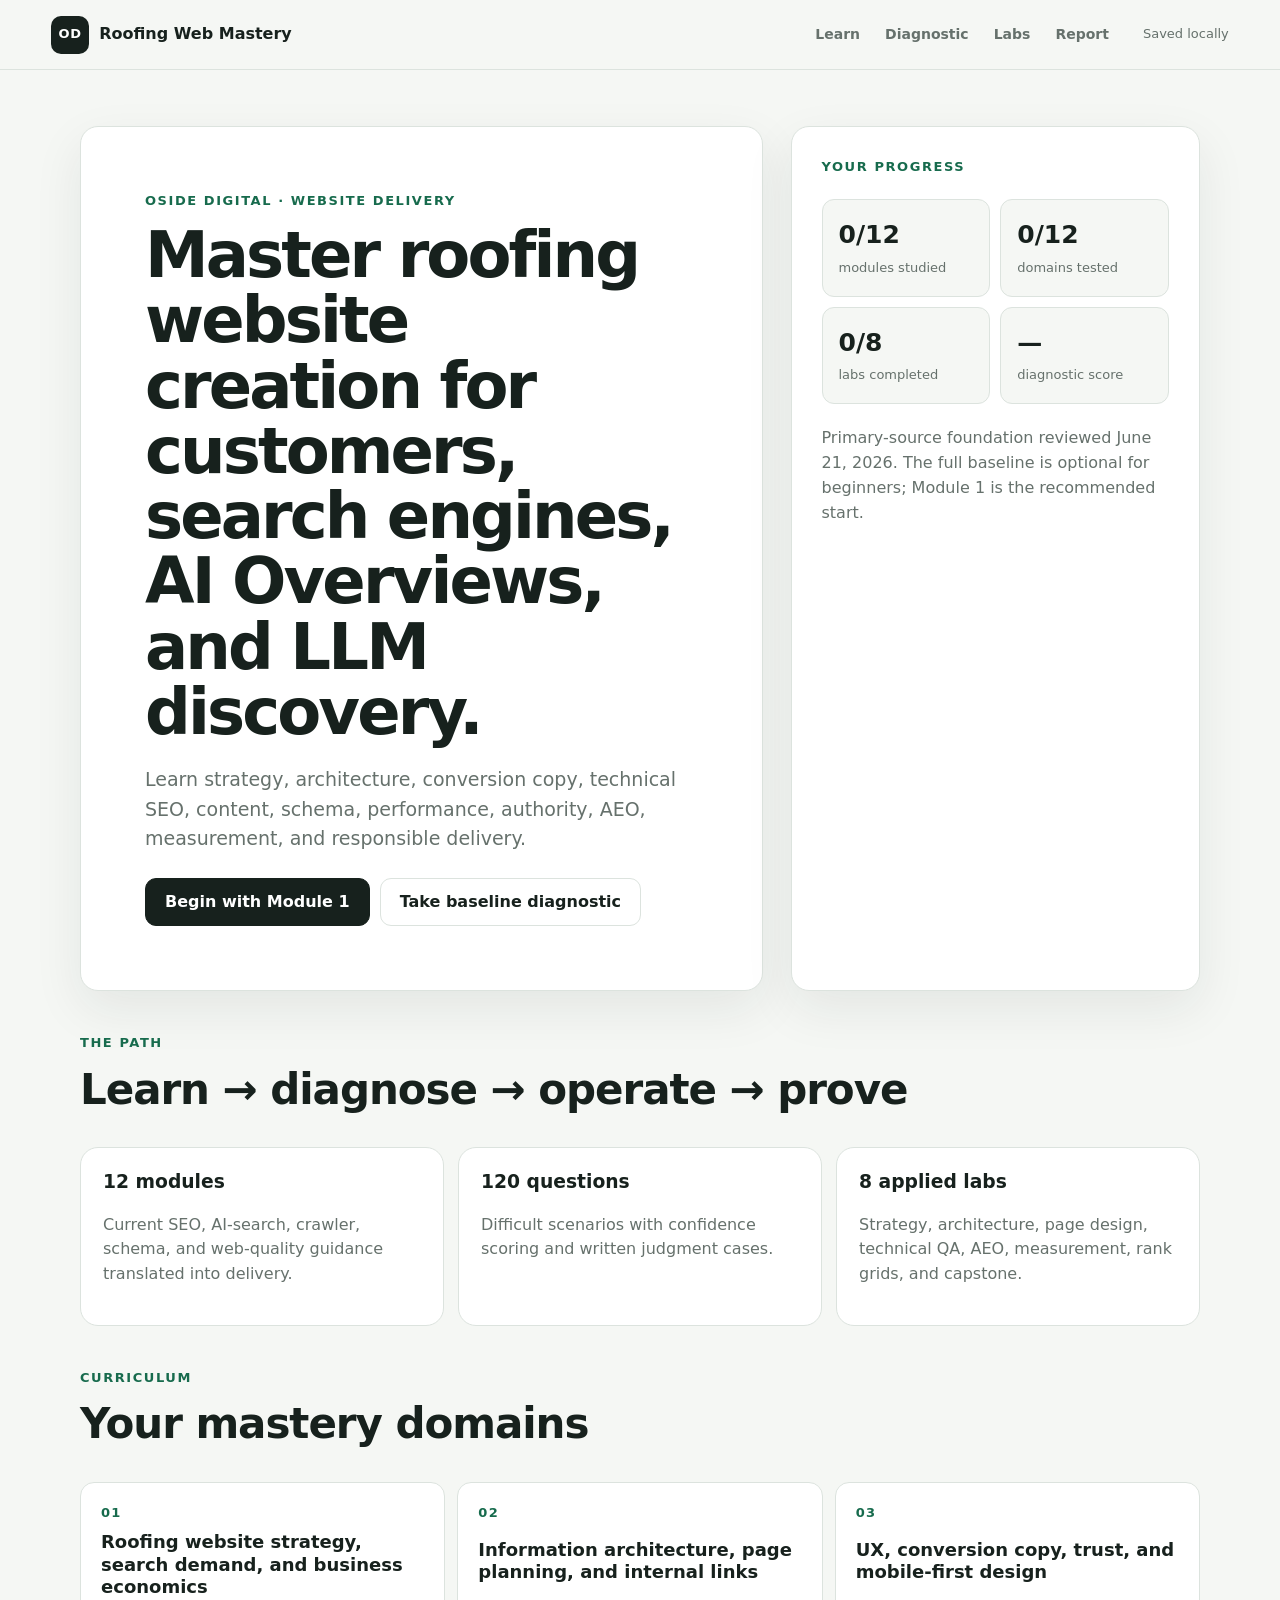
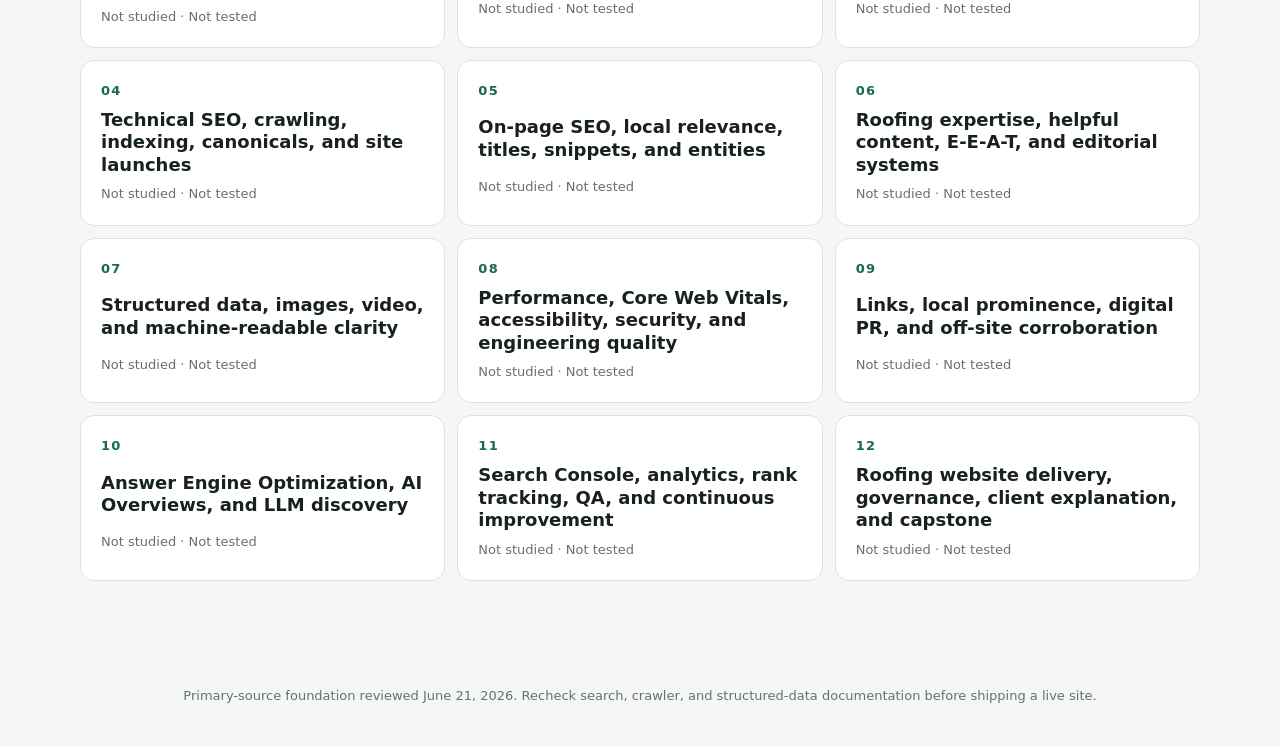
<file: roofing-web-mastery/index.html>
<!doctype html>
<html lang="en">
<head>
  <meta charset="utf-8">
  <meta name="viewport" content="width=device-width, initial-scale=1">
  <meta name="description" content="Roofing website creation, SEO, Answer Engine Optimization, AI Overviews, and LLM discovery mastery system.">
  <title>Oside Roofing Website SEO & AEO Mastery</title>
  <link rel="stylesheet" href="styles.css">
</head>
<body>
  <header class="site-header">
    <a id="home-button" class="brand brand-button" href="../" aria-label="Back to Oside Learning Lab" title="Back to Oside Learning Lab">
      <span class="brand-mark">OD</span>
      <span>Roofing Web Mastery</span>
    </a>
    <nav class="top-nav" aria-label="Primary">
      <button data-view="learn" type="button">Learn</button>
      <button data-view="diagnostic" type="button">Diagnostic</button>
      <button data-view="labs" type="button">Labs</button>
      <button data-view="report" type="button">Report</button>
    </nav>
    <span id="save-status" class="save-status">Saved locally</span>
  </header>
  <main id="app" class="app-shell"></main>
  <footer>
    <p>Primary-source foundation reviewed June 21, 2026. Recheck search, crawler, and structured-data documentation before shipping a live site.</p>
  </footer>
  <script src="content.js"></script>
  <script src="app.js"></script>
</body>
</html>
</file>
<file: styles.css>
:root {
  --ink: #17211d;
  --muted: #66716c;
  --paper: #f4f6f3;
  --card: #fff;
  --line: #dce3de;
  --green: #176b4d;
  --blue: #285f85;
  --gold: #9b6a11;
  --shadow: 0 20px 55px rgba(24, 39, 31, .09);
}

* { box-sizing: border-box; }

body {
  margin: 0;
  color: var(--ink);
  background: var(--paper);
  font: 16px/1.55 Inter, ui-sans-serif, system-ui, -apple-system, BlinkMacSystemFont, "Segoe UI", sans-serif;
}

header {
  display: flex;
  align-items: center;
  justify-content: space-between;
  min-height: 72px;
  padding: 0 5vw;
  border-bottom: 1px solid var(--line);
}

.brand {
  display: flex;
  gap: 10px;
  align-items: center;
  color: var(--ink);
  font-weight: 800;
  text-decoration: none;
}

.mark {
  display: grid;
  width: 38px;
  height: 38px;
  place-items: center;
  color: white;
  background: var(--ink);
  border-radius: 10px;
  font-size: 13px;
  letter-spacing: .06em;
}

.edition { color: var(--muted); font-size: 13px; font-weight: 700; }

main {
  width: min(1180px, 92vw);
  margin: 0 auto;
  padding: 70px 0 90px;
}

.hero { max-width: 900px; margin-bottom: 50px; }
.eyebrow { margin: 0 0 12px; color: var(--green); font-size: 12px; font-weight: 850; letter-spacing: .13em; text-transform: uppercase; }
h1, h2, p { margin-top: 0; }
h1 { margin-bottom: 22px; font-size: clamp(45px, 7vw, 82px); line-height: .99; letter-spacing: -.055em; }
.lede { max-width: 760px; color: var(--muted); font-size: 20px; }

.paths {
  display: grid;
  grid-template-columns: repeat(2, 1fr);
  gap: 18px;
}

.path-card {
  display: flex;
  flex-direction: column;
  min-height: 520px;
  padding: 30px;
  background: var(--card);
  border: 1px solid var(--line);
  border-top: 6px solid var(--green);
  border-radius: 18px;
  box-shadow: var(--shadow);
}

.path-lsa { border-top-color: var(--gold); }
.path-gbp { border-top-color: var(--green); }
.path-ppc { border-top-color: var(--blue); }
.number { color: var(--muted); font-size: 13px; font-weight: 850; letter-spacing: .12em; }
.label { margin: 26px 0 6px; color: var(--muted); font-size: 12px; font-weight: 850; letter-spacing: .1em; text-transform: uppercase; }
.path-card h2 { margin-bottom: 14px; font-size: 34px; line-height: 1.05; letter-spacing: -.025em; }
.path-card p { color: var(--muted); }
.path-card ul { flex: 1; margin: 15px 0 28px; padding-left: 20px; }
.path-card li + li { margin-top: 8px; }

.button {
  display: flex;
  justify-content: center;
  padding: 13px 17px;
  color: white;
  background: var(--ink);
  border-radius: 11px;
  font-weight: 800;
  text-decoration: none;
}

.button:hover { transform: translateY(-1px); }

.note {
  display: grid;
  grid-template-columns: .7fr 1.3fr;
  gap: 40px;
  margin-top: 38px;
  padding: 30px;
  background: #eaf2ed;
  border-radius: 16px;
}

.note h2 { margin: 0; font-size: 30px; }
.note > p { margin: 0; color: var(--muted); }

footer { padding: 30px; color: var(--muted); border-top: 1px solid var(--line); text-align: center; font-size: 13px; }
footer p { margin: 0; }

@media (max-width: 900px) {
  .paths { grid-template-columns: 1fr; }
  .path-card { min-height: 0; }
}

@media (max-width: 560px) {
  main { width: 94vw; padding-top: 45px; }
  h1 { font-size: 47px; }
  .edition { display: none; }
  .note { grid-template-columns: 1fr; gap: 15px; }
}
</file>
<file: roofing-web-mastery/styles.css>
:root {
  --ink: #17211d;
  --muted: #66716c;
  --paper: #f5f7f4;
  --card: #ffffff;
  --line: #dce3de;
  --green: #176b4d;
  --green-soft: #e9f4ef;
  --gold: #9b6a11;
  --gold-soft: #fbf3df;
  --red: #a33c36;
  --red-soft: #faecea;
  --blue: #285f85;
  --shadow: 0 18px 50px rgba(25, 43, 34, 0.08);
  --radius: 18px;
}

* { box-sizing: border-box; }

html { scroll-behavior: smooth; }

body {
  margin: 0;
  background: var(--paper);
  color: var(--ink);
  font: 16px/1.55 Inter, ui-sans-serif, system-ui, -apple-system, BlinkMacSystemFont, "Segoe UI", sans-serif;
}

button, textarea, select, input { font: inherit; }
button { cursor: pointer; }

.brand-button {
  padding: 0;
  background: transparent;
  border: 0;
}

.top-nav {
  display: flex;
  gap: 5px;
  margin-left: auto;
  margin-right: 24px;
}

.top-nav button {
  padding: 8px 10px;
  color: var(--muted);
  background: transparent;
  border: 0;
  border-radius: 8px;
  font-size: 14px;
  font-weight: 720;
}

.top-nav button:hover,
.top-nav button.active {
  color: var(--ink);
  background: white;
}

.site-header {
  position: sticky;
  top: 0;
  z-index: 10;
  display: flex;
  align-items: center;
  justify-content: space-between;
  min-height: 70px;
  padding: 0 4vw;
  background: rgba(245, 247, 244, 0.94);
  border-bottom: 1px solid var(--line);
  backdrop-filter: blur(14px);
}

.brand {
  display: inline-flex;
  gap: 10px;
  align-items: center;
  color: var(--ink);
  font-weight: 760;
  text-decoration: none;
}

.brand-mark {
  display: grid;
  width: 38px;
  height: 38px;
  place-items: center;
  color: white;
  background: var(--ink);
  border-radius: 10px;
  font-size: 13px;
  letter-spacing: .06em;
}

.header-actions { display: flex; gap: 14px; align-items: center; }
.save-status { color: var(--muted); font-size: 13px; }

.app-shell {
  width: min(1120px, 92vw);
  min-height: calc(100vh - 150px);
  margin: 0 auto;
  padding: 56px 0 80px;
}

.hero {
  display: grid;
  grid-template-columns: 1.25fr .75fr;
  gap: 28px;
  align-items: stretch;
}

.hero-copy, .hero-panel, .question-card, .section-summary, .report-card, .domain-card {
  background: var(--card);
  border: 1px solid var(--line);
  border-radius: var(--radius);
  box-shadow: var(--shadow);
}

.hero-copy { padding: clamp(30px, 5vw, 64px); }
.hero-panel { padding: 30px; }
.web-hero h1 { font-size: clamp(36px, 5.4vw, 64px); }

.eyebrow {
  margin: 0 0 12px;
  color: var(--green);
  font-size: 13px;
  font-weight: 800;
  letter-spacing: .12em;
  text-transform: uppercase;
}

h1, h2, h3, p { margin-top: 0; }
h1 { max-width: 800px; margin-bottom: 20px; font-size: clamp(38px, 6vw, 68px); line-height: 1.02; letter-spacing: -.045em; }
h2 { font-size: clamp(28px, 4vw, 42px); line-height: 1.12; letter-spacing: -.025em; }
h3 { line-height: 1.25; }
.lede { max-width: 730px; color: var(--muted); font-size: 19px; }

.button {
  display: inline-flex;
  align-items: center;
  justify-content: center;
  min-height: 46px;
  padding: 11px 19px;
  color: white;
  background: var(--ink);
  border: 1px solid var(--ink);
  border-radius: 11px;
  font-weight: 750;
}

.button:hover { transform: translateY(-1px); }
.button-secondary { color: var(--ink); background: white; border-color: var(--line); }
.button-quiet { min-height: 36px; padding: 7px 11px; color: var(--muted); background: transparent; border-color: var(--line); font-size: 13px; }
.button-danger { color: white; background: var(--red); border-color: var(--red); }
.button:disabled { cursor: not-allowed; opacity: .45; transform: none; }
.button-row { display: flex; flex-wrap: wrap; gap: 10px; margin-top: 24px; }

.stat-grid { display: grid; grid-template-columns: repeat(2, 1fr); gap: 10px; margin: 22px 0; }
.stat { padding: 16px; background: var(--paper); border: 1px solid var(--line); border-radius: 12px; }
.stat strong { display: block; font-size: 25px; }
.stat span { color: var(--muted); font-size: 13px; }

.principles { margin: 0; padding-left: 20px; color: var(--muted); }
.principles li + li { margin-top: 8px; }

.progress-wrap { margin-bottom: 28px; }
.progress-labels { display: flex; justify-content: space-between; margin-bottom: 9px; color: var(--muted); font-size: 13px; font-weight: 700; }
.progress-track { height: 10px; overflow: hidden; background: #e4e9e5; border-radius: 99px; }
.progress-fill { height: 100%; background: var(--green); border-radius: inherit; transition: width .2s ease; }

.section-header {
  display: grid;
  grid-template-columns: minmax(0, 1fr) auto;
  gap: 30px;
  align-items: start;
  margin-bottom: 30px;
}

.section-description { max-width: 760px; color: var(--muted); font-size: 17px; }
.section-count { padding: 9px 13px; color: var(--green); background: var(--green-soft); border-radius: 99px; font-size: 13px; font-weight: 800; white-space: nowrap; }

.question-list { display: grid; gap: 20px; }
.question-card { padding: clamp(22px, 4vw, 36px); box-shadow: none; }
.question-meta { display: flex; justify-content: space-between; gap: 20px; margin-bottom: 14px; color: var(--muted); font-size: 12px; font-weight: 800; letter-spacing: .08em; text-transform: uppercase; }
.question-card h3 { margin-bottom: 20px; font-size: 20px; }

.options { display: grid; gap: 10px; }
.option {
  display: grid;
  grid-template-columns: 22px 1fr;
  gap: 12px;
  align-items: start;
  padding: 14px;
  border: 1px solid var(--line);
  border-radius: 11px;
}
.option:hover { border-color: #9eb1a7; background: #fbfcfb; }
.option:has(input:checked) { border-color: var(--green); background: var(--green-soft); }
.option input { margin-top: 4px; accent-color: var(--green); }

textarea {
  width: 100%;
  min-height: 130px;
  padding: 14px;
  color: var(--ink);
  background: #fbfcfb;
  border: 1px solid var(--line);
  border-radius: 11px;
  resize: vertical;
}
textarea:focus, select:focus { outline: 3px solid rgba(23,107,77,.12); border-color: var(--green); }

.rubric {
  margin-top: 14px;
  padding: 16px;
  background: var(--gold-soft);
  border: 1px solid #ead9a9;
  border-radius: 11px;
}
.rubric p:last-child { margin-bottom: 0; }
.rubric-grid { display: grid; grid-template-columns: repeat(2, minmax(0, 1fr)); gap: 6px 18px; color: #65552f; font-size: 14px; }

.score-field, .confidence-field { display: grid; gap: 7px; margin-top: 15px; }
.score-field label, .confidence-field label { color: var(--muted); font-size: 13px; font-weight: 750; }
select { width: 100%; padding: 11px 12px; color: var(--ink); background: white; border: 1px solid var(--line); border-radius: 10px; }

.confidence-field { padding-top: 13px; border-top: 1px dashed var(--line); }
.confidence-options { display: flex; flex-wrap: wrap; gap: 8px; }
.confidence-options label { padding: 7px 10px; border: 1px solid var(--line); border-radius: 99px; font-weight: 650; }
.confidence-options label:has(input:checked) { color: var(--green); background: var(--green-soft); border-color: var(--green); }
.confidence-options input { accent-color: var(--green); }

.section-footer { display: flex; justify-content: space-between; gap: 16px; margin-top: 28px; }
.validation { margin: 18px 0 0; color: var(--red); font-weight: 700; }

.section-summary { max-width: 760px; margin: 30px auto; padding: clamp(28px, 5vw, 48px); text-align: center; }
.score-orb { display: grid; width: 150px; height: 150px; margin: 22px auto; place-items: center; background: var(--green-soft); border: 9px solid white; border-radius: 50%; box-shadow: 0 0 0 1px var(--line); }
.score-orb strong { display: block; font-size: 38px; line-height: 1; }
.score-orb span { color: var(--muted); font-size: 12px; font-weight: 800; text-transform: uppercase; }

.report-header { margin-bottom: 26px; }
.report-hero { display: grid; grid-template-columns: auto 1fr; gap: 28px; align-items: center; }
.report-score { min-width: 180px; padding: 25px; color: white; background: var(--ink); border-radius: var(--radius); text-align: center; }
.report-score strong { display: block; font-size: 55px; line-height: 1; }
.report-score span { color: #bdc9c3; }
.report-grid { display: grid; grid-template-columns: repeat(3, 1fr); gap: 14px; margin: 22px 0; }
.report-card { padding: 22px; box-shadow: none; }
.readiness-yes { border-top: 5px solid var(--green); }
.readiness-conditional { border-top: 5px solid var(--gold); }
.readiness-no { border-top: 5px solid var(--red); }
.status-pill { display: inline-block; padding: 4px 9px; border-radius: 99px; font-size: 12px; font-weight: 850; text-transform: uppercase; }
.status-yes { color: var(--green); background: var(--green-soft); }
.status-conditional { color: var(--gold); background: var(--gold-soft); }
.status-no { color: var(--red); background: var(--red-soft); }

.report-section { margin-top: 42px; }
.two-column { display: grid; grid-template-columns: 1fr 1fr; gap: 20px; }
.rank-list { margin: 0; padding: 0; list-style: none; counter-reset: rank; }
.rank-list li { display: flex; justify-content: space-between; gap: 18px; padding: 12px 0; border-bottom: 1px solid var(--line); }
.rank-list strong { white-space: nowrap; }

.table-wrap { overflow-x: auto; background: white; border: 1px solid var(--line); border-radius: 14px; }
table { width: 100%; border-collapse: collapse; }
th, td { padding: 13px 15px; border-bottom: 1px solid var(--line); text-align: left; }
th { color: var(--muted); background: #fafbfa; font-size: 12px; letter-spacing: .06em; text-transform: uppercase; }
tr:last-child td { border-bottom: 0; }

.domain-roadmap { display: grid; gap: 15px; }
.domain-card { padding: 24px; box-shadow: none; }
.domain-card summary { cursor: pointer; font-weight: 800; }
.roadmap-grid { display: grid; grid-template-columns: repeat(2, 1fr); gap: 15px; margin-top: 20px; }
.roadmap-item { padding: 15px; background: var(--paper); border-radius: 10px; }
.roadmap-item h4 { margin: 0 0 6px; }
.roadmap-item p, .roadmap-item ul { margin-bottom: 0; color: var(--muted); }

.plan-week { padding: 18px 0; border-bottom: 1px solid var(--line); }
.plan-week:last-child { border-bottom: 0; }
.plan-week h3 { margin-bottom: 6px; }
.muted { color: var(--muted); }
.callout { padding: 18px; background: var(--green-soft); border-left: 4px solid var(--green); border-radius: 0 10px 10px 0; }

.empty-note { padding: 18px; color: var(--muted); background: white; border: 1px dashed var(--line); border-radius: 12px; }

.module-grid {
  display: grid;
  grid-template-columns: repeat(3, 1fr);
  gap: 12px;
}

.module-tile {
  display: grid;
  gap: 8px;
  min-height: 150px;
  padding: 20px;
  color: var(--ink);
  background: white;
  border: 1px solid var(--line);
  border-radius: 14px;
  text-align: left;
}

.module-tile:hover {
  border-color: #97ad9f;
  transform: translateY(-2px);
  box-shadow: var(--shadow);
}

.module-number {
  color: var(--green);
  font-size: 13px;
  font-weight: 850;
  letter-spacing: .1em;
}

.module-tile strong { font-size: 18px; line-height: 1.25; }
.module-tile > span:last-child { color: var(--muted); font-size: 13px; }

.learning-layout {
  display: grid;
  grid-template-columns: 270px minmax(0, 1fr);
  gap: 30px;
  align-items: start;
}

.course-sidebar {
  position: sticky;
  top: 92px;
  display: grid;
  gap: 4px;
  max-height: calc(100vh - 120px);
  overflow-y: auto;
}

.course-sidebar .eyebrow { padding: 0 10px; }

.course-sidebar button {
  display: grid;
  grid-template-columns: 26px 1fr;
  gap: 8px;
  align-items: start;
  padding: 10px;
  color: var(--muted);
  background: transparent;
  border: 0;
  border-radius: 9px;
  text-align: left;
  font-size: 13px;
  line-height: 1.3;
}

.course-sidebar button span {
  display: grid;
  width: 22px;
  height: 22px;
  place-items: center;
  color: var(--green);
  background: var(--green-soft);
  border-radius: 50%;
  font-size: 11px;
  font-weight: 800;
}

.course-sidebar button:hover,
.course-sidebar button.active {
  color: var(--ink);
  background: white;
}

.course-content { min-width: 0; }
.course-content > h1 { font-size: clamp(36px, 5vw, 60px); }

.course-section,
.lesson-card {
  margin-top: 22px;
  padding: clamp(22px, 4vw, 34px);
  background: white;
  border: 1px solid var(--line);
  border-radius: var(--radius);
}

.lesson-card h2,
.course-section h2 { font-size: 27px; }
.lesson-card li + li,
.course-section li + li { margin-top: 8px; }

.source-list {
  display: flex;
  flex-wrap: wrap;
  gap: 9px;
}

.source-list a {
  padding: 8px 11px;
  color: var(--blue);
  background: #edf4f8;
  border-radius: 99px;
  font-size: 13px;
  font-weight: 750;
  text-decoration: none;
}

.source-list a:hover { text-decoration: underline; }

.lab-grid {
  display: grid;
  grid-template-columns: repeat(2, 1fr);
  gap: 18px;
}

.lab-card {
  padding: clamp(22px, 4vw, 32px);
  background: white;
  border: 1px solid var(--line);
  border-radius: var(--radius);
  box-shadow: var(--shadow);
}

.lab-task {
  margin: 20px 0;
  padding: 15px;
  background: var(--paper);
  border-radius: 11px;
}

.lab-task p { margin: 5px 0 0; }
.lab-notes-label { display: grid; gap: 8px; color: var(--muted); font-size: 13px; font-weight: 750; }
.lab-notes { min-height: 150px; margin-bottom: 14px; color: var(--ink); font-weight: 400; }

.calculator {
  display: grid;
  grid-template-columns: repeat(3, 1fr);
  gap: 10px;
  margin: 18px 0;
  padding: 16px;
  background: var(--green-soft);
  border-radius: 12px;
}

.calculator label {
  display: grid;
  gap: 6px;
  color: var(--muted);
  font-size: 12px;
  font-weight: 750;
}

.calculator input {
  width: 100%;
  padding: 9px;
  border: 1px solid var(--line);
  border-radius: 8px;
}

.calc-result {
  grid-column: 1 / -1;
  display: flex;
  align-items: baseline;
  justify-content: space-between;
  padding-top: 12px;
  border-top: 1px solid #c6dfd1;
}

.calc-result strong { color: var(--green); font-size: 28px; }

.rank-calculator { grid-template-columns: 1fr; }
.rank-input-label { grid-column: 1 / -1; }
.rank-values { min-height: 92px; color: var(--ink); font-weight: 500; }
.rank-metrics {
  display: grid;
  grid-template-columns: repeat(5, 1fr);
  gap: 8px;
}
.rank-metrics div {
  padding: 12px;
  background: white;
  border: 1px solid #c6dfd1;
  border-radius: 9px;
}
.rank-metrics span { display: block; color: var(--muted); font-size: 11px; font-weight: 750; }
.rank-metrics strong { display: block; margin-top: 3px; color: var(--green); font-size: 24px; }
.rank-warning { grid-column: 1 / -1; margin: 0; color: var(--muted); font-size: 12px; }

.table-link {
  padding: 0;
  color: var(--blue);
  background: transparent;
  border: 0;
  font-weight: 750;
  text-decoration: underline;
}

footer { padding: 25px 4vw 40px; color: var(--muted); text-align: center; font-size: 13px; }
footer p { margin: 0; }

@media (max-width: 800px) {
  .hero, .report-hero, .report-grid, .two-column, .roadmap-grid { grid-template-columns: 1fr; }
  .section-header { grid-template-columns: 1fr; gap: 12px; }
  .report-score { min-width: 0; }
  .rubric-grid { grid-template-columns: 1fr; }
  .module-grid, .lab-grid { grid-template-columns: repeat(2, 1fr); }
  .learning-layout { grid-template-columns: 1fr; }
  .course-sidebar {
    position: static;
    display: flex;
    max-height: none;
    padding-bottom: 10px;
    overflow-x: auto;
  }
  .course-sidebar .eyebrow { display: none; }
  .course-sidebar button { min-width: 190px; }
}

@media (max-width: 560px) {
  .app-shell { width: min(94vw, 1120px); padding-top: 30px; }
  .site-header { padding: 0 3vw; }
  .brand > span:last-child, .save-status { display: none; }
  .top-nav { gap: 0; margin: 0; }
  .top-nav button { padding: 7px; font-size: 12px; }
  h1 { font-size: 40px; }
  .stat-grid { grid-template-columns: 1fr 1fr; }
  .section-footer { flex-direction: column-reverse; }
  .section-footer .button { width: 100%; }
  .question-meta { display: block; }
  .question-meta span { display: block; margin-bottom: 4px; }
  .module-grid, .lab-grid, .calculator { grid-template-columns: 1fr; }
  .calc-result { grid-column: 1; }
  .rank-metrics { grid-template-columns: repeat(2, 1fr); }
}

@media print {
  .site-header, footer, .button-row { display: none !important; }
  body { background: white; }
  .app-shell { width: 100%; padding: 0; }
  .report-card, .domain-card, .table-wrap { break-inside: avoid; }
}
</file>
<file: gbp-mastery/styles.css>
:root {
  --ink: #17211d;
  --muted: #66716c;
  --paper: #f5f7f4;
  --card: #ffffff;
  --line: #dce3de;
  --green: #176b4d;
  --green-soft: #e9f4ef;
  --gold: #9b6a11;
  --gold-soft: #fbf3df;
  --red: #a33c36;
  --red-soft: #faecea;
  --blue: #285f85;
  --shadow: 0 18px 50px rgba(25, 43, 34, 0.08);
  --radius: 18px;
}

* { box-sizing: border-box; }

html { scroll-behavior: smooth; }

body {
  margin: 0;
  background: var(--paper);
  color: var(--ink);
  font: 16px/1.55 Inter, ui-sans-serif, system-ui, -apple-system, BlinkMacSystemFont, "Segoe UI", sans-serif;
}

button, textarea, select, input { font: inherit; }
button { cursor: pointer; }

.brand-button {
  padding: 0;
  background: transparent;
  border: 0;
}

.top-nav {
  display: flex;
  gap: 5px;
  margin-left: auto;
  margin-right: 24px;
}

.top-nav button {
  padding: 8px 10px;
  color: var(--muted);
  background: transparent;
  border: 0;
  border-radius: 8px;
  font-size: 14px;
  font-weight: 720;
}

.top-nav button:hover,
.top-nav button.active {
  color: var(--ink);
  background: white;
}

.site-header {
  position: sticky;
  top: 0;
  z-index: 10;
  display: flex;
  align-items: center;
  justify-content: space-between;
  min-height: 70px;
  padding: 0 4vw;
  background: rgba(245, 247, 244, 0.94);
  border-bottom: 1px solid var(--line);
  backdrop-filter: blur(14px);
}

.brand {
  display: inline-flex;
  gap: 10px;
  align-items: center;
  color: var(--ink);
  font-weight: 760;
  text-decoration: none;
}

.brand-mark {
  display: grid;
  width: 38px;
  height: 38px;
  place-items: center;
  color: white;
  background: var(--ink);
  border-radius: 10px;
  font-size: 13px;
  letter-spacing: .06em;
}

.header-actions { display: flex; gap: 14px; align-items: center; }
.save-status { color: var(--muted); font-size: 13px; }

.app-shell {
  width: min(1120px, 92vw);
  min-height: calc(100vh - 150px);
  margin: 0 auto;
  padding: 56px 0 80px;
}

.hero {
  display: grid;
  grid-template-columns: 1.25fr .75fr;
  gap: 28px;
  align-items: stretch;
}

.hero-copy, .hero-panel, .question-card, .section-summary, .report-card, .domain-card {
  background: var(--card);
  border: 1px solid var(--line);
  border-radius: var(--radius);
  box-shadow: var(--shadow);
}

.hero-copy { padding: clamp(30px, 5vw, 64px); }
.hero-panel { padding: 30px; }
.gbp-hero h1 { font-size: clamp(36px, 5.4vw, 64px); }

.eyebrow {
  margin: 0 0 12px;
  color: var(--green);
  font-size: 13px;
  font-weight: 800;
  letter-spacing: .12em;
  text-transform: uppercase;
}

h1, h2, h3, p { margin-top: 0; }
h1 { max-width: 800px; margin-bottom: 20px; font-size: clamp(38px, 6vw, 68px); line-height: 1.02; letter-spacing: -.045em; }
h2 { font-size: clamp(28px, 4vw, 42px); line-height: 1.12; letter-spacing: -.025em; }
h3 { line-height: 1.25; }
.lede { max-width: 730px; color: var(--muted); font-size: 19px; }

.button {
  display: inline-flex;
  align-items: center;
  justify-content: center;
  min-height: 46px;
  padding: 11px 19px;
  color: white;
  background: var(--ink);
  border: 1px solid var(--ink);
  border-radius: 11px;
  font-weight: 750;
}

.button:hover { transform: translateY(-1px); }
.button-secondary { color: var(--ink); background: white; border-color: var(--line); }
.button-quiet { min-height: 36px; padding: 7px 11px; color: var(--muted); background: transparent; border-color: var(--line); font-size: 13px; }
.button-danger { color: white; background: var(--red); border-color: var(--red); }
.button:disabled { cursor: not-allowed; opacity: .45; transform: none; }
.button-row { display: flex; flex-wrap: wrap; gap: 10px; margin-top: 24px; }

.stat-grid { display: grid; grid-template-columns: repeat(2, 1fr); gap: 10px; margin: 22px 0; }
.stat { padding: 16px; background: var(--paper); border: 1px solid var(--line); border-radius: 12px; }
.stat strong { display: block; font-size: 25px; }
.stat span { color: var(--muted); font-size: 13px; }

.principles { margin: 0; padding-left: 20px; color: var(--muted); }
.principles li + li { margin-top: 8px; }

.progress-wrap { margin-bottom: 28px; }
.progress-labels { display: flex; justify-content: space-between; margin-bottom: 9px; color: var(--muted); font-size: 13px; font-weight: 700; }
.progress-track { height: 10px; overflow: hidden; background: #e4e9e5; border-radius: 99px; }
.progress-fill { height: 100%; background: var(--green); border-radius: inherit; transition: width .2s ease; }

.section-header {
  display: grid;
  grid-template-columns: minmax(0, 1fr) auto;
  gap: 30px;
  align-items: start;
  margin-bottom: 30px;
}

.section-description { max-width: 760px; color: var(--muted); font-size: 17px; }
.section-count { padding: 9px 13px; color: var(--green); background: var(--green-soft); border-radius: 99px; font-size: 13px; font-weight: 800; white-space: nowrap; }

.question-list { display: grid; gap: 20px; }
.question-card { padding: clamp(22px, 4vw, 36px); box-shadow: none; }
.question-meta { display: flex; justify-content: space-between; gap: 20px; margin-bottom: 14px; color: var(--muted); font-size: 12px; font-weight: 800; letter-spacing: .08em; text-transform: uppercase; }
.question-card h3 { margin-bottom: 20px; font-size: 20px; }

.options { display: grid; gap: 10px; }
.option {
  display: grid;
  grid-template-columns: 22px 1fr;
  gap: 12px;
  align-items: start;
  padding: 14px;
  border: 1px solid var(--line);
  border-radius: 11px;
}
.option:hover { border-color: #9eb1a7; background: #fbfcfb; }
.option:has(input:checked) { border-color: var(--green); background: var(--green-soft); }
.option input { margin-top: 4px; accent-color: var(--green); }

textarea {
  width: 100%;
  min-height: 130px;
  padding: 14px;
  color: var(--ink);
  background: #fbfcfb;
  border: 1px solid var(--line);
  border-radius: 11px;
  resize: vertical;
}
textarea:focus, select:focus { outline: 3px solid rgba(23,107,77,.12); border-color: var(--green); }

.rubric {
  margin-top: 14px;
  padding: 16px;
  background: var(--gold-soft);
  border: 1px solid #ead9a9;
  border-radius: 11px;
}
.rubric p:last-child { margin-bottom: 0; }
.rubric-grid { display: grid; grid-template-columns: repeat(2, minmax(0, 1fr)); gap: 6px 18px; color: #65552f; font-size: 14px; }

.score-field, .confidence-field { display: grid; gap: 7px; margin-top: 15px; }
.score-field label, .confidence-field label { color: var(--muted); font-size: 13px; font-weight: 750; }
select { width: 100%; padding: 11px 12px; color: var(--ink); background: white; border: 1px solid var(--line); border-radius: 10px; }

.confidence-field { padding-top: 13px; border-top: 1px dashed var(--line); }
.confidence-options { display: flex; flex-wrap: wrap; gap: 8px; }
.confidence-options label { padding: 7px 10px; border: 1px solid var(--line); border-radius: 99px; font-weight: 650; }
.confidence-options label:has(input:checked) { color: var(--green); background: var(--green-soft); border-color: var(--green); }
.confidence-options input { accent-color: var(--green); }

.section-footer { display: flex; justify-content: space-between; gap: 16px; margin-top: 28px; }
.validation { margin: 18px 0 0; color: var(--red); font-weight: 700; }

.section-summary { max-width: 760px; margin: 30px auto; padding: clamp(28px, 5vw, 48px); text-align: center; }
.score-orb { display: grid; width: 150px; height: 150px; margin: 22px auto; place-items: center; background: var(--green-soft); border: 9px solid white; border-radius: 50%; box-shadow: 0 0 0 1px var(--line); }
.score-orb strong { display: block; font-size: 38px; line-height: 1; }
.score-orb span { color: var(--muted); font-size: 12px; font-weight: 800; text-transform: uppercase; }

.report-header { margin-bottom: 26px; }
.report-hero { display: grid; grid-template-columns: auto 1fr; gap: 28px; align-items: center; }
.report-score { min-width: 180px; padding: 25px; color: white; background: var(--ink); border-radius: var(--radius); text-align: center; }
.report-score strong { display: block; font-size: 55px; line-height: 1; }
.report-score span { color: #bdc9c3; }
.report-grid { display: grid; grid-template-columns: repeat(3, 1fr); gap: 14px; margin: 22px 0; }
.report-card { padding: 22px; box-shadow: none; }
.readiness-yes { border-top: 5px solid var(--green); }
.readiness-conditional { border-top: 5px solid var(--gold); }
.readiness-no { border-top: 5px solid var(--red); }
.status-pill { display: inline-block; padding: 4px 9px; border-radius: 99px; font-size: 12px; font-weight: 850; text-transform: uppercase; }
.status-yes { color: var(--green); background: var(--green-soft); }
.status-conditional { color: var(--gold); background: var(--gold-soft); }
.status-no { color: var(--red); background: var(--red-soft); }

.report-section { margin-top: 42px; }
.two-column { display: grid; grid-template-columns: 1fr 1fr; gap: 20px; }
.rank-list { margin: 0; padding: 0; list-style: none; counter-reset: rank; }
.rank-list li { display: flex; justify-content: space-between; gap: 18px; padding: 12px 0; border-bottom: 1px solid var(--line); }
.rank-list strong { white-space: nowrap; }

.table-wrap { overflow-x: auto; background: white; border: 1px solid var(--line); border-radius: 14px; }
table { width: 100%; border-collapse: collapse; }
th, td { padding: 13px 15px; border-bottom: 1px solid var(--line); text-align: left; }
th { color: var(--muted); background: #fafbfa; font-size: 12px; letter-spacing: .06em; text-transform: uppercase; }
tr:last-child td { border-bottom: 0; }

.domain-roadmap { display: grid; gap: 15px; }
.domain-card { padding: 24px; box-shadow: none; }
.domain-card summary { cursor: pointer; font-weight: 800; }
.roadmap-grid { display: grid; grid-template-columns: repeat(2, 1fr); gap: 15px; margin-top: 20px; }
.roadmap-item { padding: 15px; background: var(--paper); border-radius: 10px; }
.roadmap-item h4 { margin: 0 0 6px; }
.roadmap-item p, .roadmap-item ul { margin-bottom: 0; color: var(--muted); }

.plan-week { padding: 18px 0; border-bottom: 1px solid var(--line); }
.plan-week:last-child { border-bottom: 0; }
.plan-week h3 { margin-bottom: 6px; }
.muted { color: var(--muted); }
.callout { padding: 18px; background: var(--green-soft); border-left: 4px solid var(--green); border-radius: 0 10px 10px 0; }

.empty-note { padding: 18px; color: var(--muted); background: white; border: 1px dashed var(--line); border-radius: 12px; }

.module-grid {
  display: grid;
  grid-template-columns: repeat(3, 1fr);
  gap: 12px;
}

.module-tile {
  display: grid;
  gap: 8px;
  min-height: 150px;
  padding: 20px;
  color: var(--ink);
  background: white;
  border: 1px solid var(--line);
  border-radius: 14px;
  text-align: left;
}

.module-tile:hover {
  border-color: #97ad9f;
  transform: translateY(-2px);
  box-shadow: var(--shadow);
}

.module-number {
  color: var(--green);
  font-size: 13px;
  font-weight: 850;
  letter-spacing: .1em;
}

.module-tile strong { font-size: 18px; line-height: 1.25; }
.module-tile > span:last-child { color: var(--muted); font-size: 13px; }

.learning-layout {
  display: grid;
  grid-template-columns: 270px minmax(0, 1fr);
  gap: 30px;
  align-items: start;
}

.course-sidebar {
  position: sticky;
  top: 92px;
  display: grid;
  gap: 4px;
  max-height: calc(100vh - 120px);
  overflow-y: auto;
}

.course-sidebar .eyebrow { padding: 0 10px; }

.course-sidebar button {
  display: grid;
  grid-template-columns: 26px 1fr;
  gap: 8px;
  align-items: start;
  padding: 10px;
  color: var(--muted);
  background: transparent;
  border: 0;
  border-radius: 9px;
  text-align: left;
  font-size: 13px;
  line-height: 1.3;
}

.course-sidebar button span {
  display: grid;
  width: 22px;
  height: 22px;
  place-items: center;
  color: var(--green);
  background: var(--green-soft);
  border-radius: 50%;
  font-size: 11px;
  font-weight: 800;
}

.course-sidebar button:hover,
.course-sidebar button.active {
  color: var(--ink);
  background: white;
}

.course-content { min-width: 0; }
.course-content > h1 { font-size: clamp(36px, 5vw, 60px); }

.course-section,
.lesson-card {
  margin-top: 22px;
  padding: clamp(22px, 4vw, 34px);
  background: white;
  border: 1px solid var(--line);
  border-radius: var(--radius);
}

.lesson-card h2,
.course-section h2 { font-size: 27px; }
.lesson-card li + li,
.course-section li + li { margin-top: 8px; }

.source-list {
  display: flex;
  flex-wrap: wrap;
  gap: 9px;
}

.source-list a {
  padding: 8px 11px;
  color: var(--blue);
  background: #edf4f8;
  border-radius: 99px;
  font-size: 13px;
  font-weight: 750;
  text-decoration: none;
}

.source-list a:hover { text-decoration: underline; }

.lab-grid {
  display: grid;
  grid-template-columns: repeat(2, 1fr);
  gap: 18px;
}

.lab-card {
  padding: clamp(22px, 4vw, 32px);
  background: white;
  border: 1px solid var(--line);
  border-radius: var(--radius);
  box-shadow: var(--shadow);
}

.lab-task {
  margin: 20px 0;
  padding: 15px;
  background: var(--paper);
  border-radius: 11px;
}

.lab-task p { margin: 5px 0 0; }
.lab-notes-label { display: grid; gap: 8px; color: var(--muted); font-size: 13px; font-weight: 750; }
.lab-notes { min-height: 150px; margin-bottom: 14px; color: var(--ink); font-weight: 400; }

.calculator {
  display: grid;
  grid-template-columns: repeat(3, 1fr);
  gap: 10px;
  margin: 18px 0;
  padding: 16px;
  background: var(--green-soft);
  border-radius: 12px;
}

.calculator label {
  display: grid;
  gap: 6px;
  color: var(--muted);
  font-size: 12px;
  font-weight: 750;
}

.calculator input {
  width: 100%;
  padding: 9px;
  border: 1px solid var(--line);
  border-radius: 8px;
}

.calc-result {
  grid-column: 1 / -1;
  display: flex;
  align-items: baseline;
  justify-content: space-between;
  padding-top: 12px;
  border-top: 1px solid #c6dfd1;
}

.calc-result strong { color: var(--green); font-size: 28px; }

.rank-calculator { grid-template-columns: 1fr; }
.rank-input-label { grid-column: 1 / -1; }
.rank-values { min-height: 92px; color: var(--ink); font-weight: 500; }
.rank-metrics {
  display: grid;
  grid-template-columns: repeat(5, 1fr);
  gap: 8px;
}
.rank-metrics div {
  padding: 12px;
  background: white;
  border: 1px solid #c6dfd1;
  border-radius: 9px;
}
.rank-metrics span { display: block; color: var(--muted); font-size: 11px; font-weight: 750; }
.rank-metrics strong { display: block; margin-top: 3px; color: var(--green); font-size: 24px; }
.rank-warning { grid-column: 1 / -1; margin: 0; color: var(--muted); font-size: 12px; }

.table-link {
  padding: 0;
  color: var(--blue);
  background: transparent;
  border: 0;
  font-weight: 750;
  text-decoration: underline;
}

footer { padding: 25px 4vw 40px; color: var(--muted); text-align: center; font-size: 13px; }
footer p { margin: 0; }

@media (max-width: 800px) {
  .hero, .report-hero, .report-grid, .two-column, .roadmap-grid { grid-template-columns: 1fr; }
  .section-header { grid-template-columns: 1fr; gap: 12px; }
  .report-score { min-width: 0; }
  .rubric-grid { grid-template-columns: 1fr; }
  .module-grid, .lab-grid { grid-template-columns: repeat(2, 1fr); }
  .learning-layout { grid-template-columns: 1fr; }
  .course-sidebar {
    position: static;
    display: flex;
    max-height: none;
    padding-bottom: 10px;
    overflow-x: auto;
  }
  .course-sidebar .eyebrow { display: none; }
  .course-sidebar button { min-width: 190px; }
}

@media (max-width: 560px) {
  .app-shell { width: min(94vw, 1120px); padding-top: 30px; }
  .site-header { padding: 0 3vw; }
  .brand > span:last-child, .save-status { display: none; }
  .top-nav { gap: 0; margin: 0; }
  .top-nav button { padding: 7px; font-size: 12px; }
  h1 { font-size: 40px; }
  .stat-grid { grid-template-columns: 1fr 1fr; }
  .section-footer { flex-direction: column-reverse; }
  .section-footer .button { width: 100%; }
  .question-meta { display: block; }
  .question-meta span { display: block; margin-bottom: 4px; }
  .module-grid, .lab-grid, .calculator { grid-template-columns: 1fr; }
  .calc-result { grid-column: 1; }
  .rank-metrics { grid-template-columns: repeat(2, 1fr); }
}

@media print {
  .site-header, footer, .button-row { display: none !important; }
  body { background: white; }
  .app-shell { width: 100%; padding: 0; }
  .report-card, .domain-card, .table-wrap { break-inside: avoid; }
}
</file>
<file: lsa-mastery/styles.css>
:root {
  --ink: #17211d;
  --muted: #66716c;
  --paper: #f5f7f4;
  --card: #ffffff;
  --line: #dce3de;
  --green: #176b4d;
  --green-soft: #e9f4ef;
  --gold: #9b6a11;
  --gold-soft: #fbf3df;
  --red: #a33c36;
  --red-soft: #faecea;
  --blue: #285f85;
  --shadow: 0 18px 50px rgba(25, 43, 34, 0.08);
  --radius: 18px;
}

* { box-sizing: border-box; }

html { scroll-behavior: smooth; }

body {
  margin: 0;
  background: var(--paper);
  color: var(--ink);
  font: 16px/1.55 Inter, ui-sans-serif, system-ui, -apple-system, BlinkMacSystemFont, "Segoe UI", sans-serif;
}

button, textarea, select, input { font: inherit; }
button { cursor: pointer; }

.brand-button {
  padding: 0;
  background: transparent;
  border: 0;
}

.top-nav {
  display: flex;
  gap: 5px;
  margin-left: auto;
  margin-right: 24px;
}

.top-nav button {
  padding: 8px 10px;
  color: var(--muted);
  background: transparent;
  border: 0;
  border-radius: 8px;
  font-size: 14px;
  font-weight: 720;
}

.top-nav button:hover,
.top-nav button.active {
  color: var(--ink);
  background: white;
}

.site-header {
  position: sticky;
  top: 0;
  z-index: 10;
  display: flex;
  align-items: center;
  justify-content: space-between;
  min-height: 70px;
  padding: 0 4vw;
  background: rgba(245, 247, 244, 0.94);
  border-bottom: 1px solid var(--line);
  backdrop-filter: blur(14px);
}

.brand {
  display: inline-flex;
  gap: 10px;
  align-items: center;
  color: var(--ink);
  font-weight: 760;
  text-decoration: none;
}

.brand-mark {
  display: grid;
  width: 38px;
  height: 38px;
  place-items: center;
  color: white;
  background: var(--ink);
  border-radius: 10px;
  font-size: 13px;
  letter-spacing: .06em;
}

.header-actions { display: flex; gap: 14px; align-items: center; }
.save-status { color: var(--muted); font-size: 13px; }

.app-shell {
  width: min(1120px, 92vw);
  min-height: calc(100vh - 150px);
  margin: 0 auto;
  padding: 56px 0 80px;
}

.hero {
  display: grid;
  grid-template-columns: 1.25fr .75fr;
  gap: 28px;
  align-items: stretch;
}

.hero-copy, .hero-panel, .question-card, .section-summary, .report-card, .domain-card {
  background: var(--card);
  border: 1px solid var(--line);
  border-radius: var(--radius);
  box-shadow: var(--shadow);
}

.hero-copy { padding: clamp(30px, 5vw, 64px); }
.hero-panel { padding: 30px; }
.lsa-hero h1 { font-size: clamp(36px, 5.4vw, 64px); }

.eyebrow {
  margin: 0 0 12px;
  color: var(--green);
  font-size: 13px;
  font-weight: 800;
  letter-spacing: .12em;
  text-transform: uppercase;
}

h1, h2, h3, p { margin-top: 0; }
h1 { max-width: 800px; margin-bottom: 20px; font-size: clamp(38px, 6vw, 68px); line-height: 1.02; letter-spacing: -.045em; }
h2 { font-size: clamp(28px, 4vw, 42px); line-height: 1.12; letter-spacing: -.025em; }
h3 { line-height: 1.25; }
.lede { max-width: 730px; color: var(--muted); font-size: 19px; }

.button {
  display: inline-flex;
  align-items: center;
  justify-content: center;
  min-height: 46px;
  padding: 11px 19px;
  color: white;
  background: var(--ink);
  border: 1px solid var(--ink);
  border-radius: 11px;
  font-weight: 750;
}

.button:hover { transform: translateY(-1px); }
.button-secondary { color: var(--ink); background: white; border-color: var(--line); }
.button-quiet { min-height: 36px; padding: 7px 11px; color: var(--muted); background: transparent; border-color: var(--line); font-size: 13px; }
.button-danger { color: white; background: var(--red); border-color: var(--red); }
.button:disabled { cursor: not-allowed; opacity: .45; transform: none; }
.button-row { display: flex; flex-wrap: wrap; gap: 10px; margin-top: 24px; }

.stat-grid { display: grid; grid-template-columns: repeat(2, 1fr); gap: 10px; margin: 22px 0; }
.stat { padding: 16px; background: var(--paper); border: 1px solid var(--line); border-radius: 12px; }
.stat strong { display: block; font-size: 25px; }
.stat span { color: var(--muted); font-size: 13px; }

.principles { margin: 0; padding-left: 20px; color: var(--muted); }
.principles li + li { margin-top: 8px; }

.progress-wrap { margin-bottom: 28px; }
.progress-labels { display: flex; justify-content: space-between; margin-bottom: 9px; color: var(--muted); font-size: 13px; font-weight: 700; }
.progress-track { height: 10px; overflow: hidden; background: #e4e9e5; border-radius: 99px; }
.progress-fill { height: 100%; background: var(--green); border-radius: inherit; transition: width .2s ease; }

.section-header {
  display: grid;
  grid-template-columns: minmax(0, 1fr) auto;
  gap: 30px;
  align-items: start;
  margin-bottom: 30px;
}

.section-description { max-width: 760px; color: var(--muted); font-size: 17px; }
.section-count { padding: 9px 13px; color: var(--green); background: var(--green-soft); border-radius: 99px; font-size: 13px; font-weight: 800; white-space: nowrap; }

.question-list { display: grid; gap: 20px; }
.question-card { padding: clamp(22px, 4vw, 36px); box-shadow: none; }
.question-meta { display: flex; justify-content: space-between; gap: 20px; margin-bottom: 14px; color: var(--muted); font-size: 12px; font-weight: 800; letter-spacing: .08em; text-transform: uppercase; }
.question-card h3 { margin-bottom: 20px; font-size: 20px; }

.options { display: grid; gap: 10px; }
.option {
  display: grid;
  grid-template-columns: 22px 1fr;
  gap: 12px;
  align-items: start;
  padding: 14px;
  border: 1px solid var(--line);
  border-radius: 11px;
}
.option:hover { border-color: #9eb1a7; background: #fbfcfb; }
.option:has(input:checked) { border-color: var(--green); background: var(--green-soft); }
.option input { margin-top: 4px; accent-color: var(--green); }

textarea {
  width: 100%;
  min-height: 130px;
  padding: 14px;
  color: var(--ink);
  background: #fbfcfb;
  border: 1px solid var(--line);
  border-radius: 11px;
  resize: vertical;
}
textarea:focus, select:focus { outline: 3px solid rgba(23,107,77,.12); border-color: var(--green); }

.rubric {
  margin-top: 14px;
  padding: 16px;
  background: var(--gold-soft);
  border: 1px solid #ead9a9;
  border-radius: 11px;
}
.rubric p:last-child { margin-bottom: 0; }
.rubric-grid { display: grid; grid-template-columns: repeat(2, minmax(0, 1fr)); gap: 6px 18px; color: #65552f; font-size: 14px; }

.score-field, .confidence-field { display: grid; gap: 7px; margin-top: 15px; }
.score-field label, .confidence-field label { color: var(--muted); font-size: 13px; font-weight: 750; }
select { width: 100%; padding: 11px 12px; color: var(--ink); background: white; border: 1px solid var(--line); border-radius: 10px; }

.confidence-field { padding-top: 13px; border-top: 1px dashed var(--line); }
.confidence-options { display: flex; flex-wrap: wrap; gap: 8px; }
.confidence-options label { padding: 7px 10px; border: 1px solid var(--line); border-radius: 99px; font-weight: 650; }
.confidence-options label:has(input:checked) { color: var(--green); background: var(--green-soft); border-color: var(--green); }
.confidence-options input { accent-color: var(--green); }

.section-footer { display: flex; justify-content: space-between; gap: 16px; margin-top: 28px; }
.validation { margin: 18px 0 0; color: var(--red); font-weight: 700; }

.section-summary { max-width: 760px; margin: 30px auto; padding: clamp(28px, 5vw, 48px); text-align: center; }
.score-orb { display: grid; width: 150px; height: 150px; margin: 22px auto; place-items: center; background: var(--green-soft); border: 9px solid white; border-radius: 50%; box-shadow: 0 0 0 1px var(--line); }
.score-orb strong { display: block; font-size: 38px; line-height: 1; }
.score-orb span { color: var(--muted); font-size: 12px; font-weight: 800; text-transform: uppercase; }

.report-header { margin-bottom: 26px; }
.report-hero { display: grid; grid-template-columns: auto 1fr; gap: 28px; align-items: center; }
.report-score { min-width: 180px; padding: 25px; color: white; background: var(--ink); border-radius: var(--radius); text-align: center; }
.report-score strong { display: block; font-size: 55px; line-height: 1; }
.report-score span { color: #bdc9c3; }
.report-grid { display: grid; grid-template-columns: repeat(3, 1fr); gap: 14px; margin: 22px 0; }
.report-card { padding: 22px; box-shadow: none; }
.readiness-yes { border-top: 5px solid var(--green); }
.readiness-conditional { border-top: 5px solid var(--gold); }
.readiness-no { border-top: 5px solid var(--red); }
.status-pill { display: inline-block; padding: 4px 9px; border-radius: 99px; font-size: 12px; font-weight: 850; text-transform: uppercase; }
.status-yes { color: var(--green); background: var(--green-soft); }
.status-conditional { color: var(--gold); background: var(--gold-soft); }
.status-no { color: var(--red); background: var(--red-soft); }

.report-section { margin-top: 42px; }
.two-column { display: grid; grid-template-columns: 1fr 1fr; gap: 20px; }
.rank-list { margin: 0; padding: 0; list-style: none; counter-reset: rank; }
.rank-list li { display: flex; justify-content: space-between; gap: 18px; padding: 12px 0; border-bottom: 1px solid var(--line); }
.rank-list strong { white-space: nowrap; }

.table-wrap { overflow-x: auto; background: white; border: 1px solid var(--line); border-radius: 14px; }
table { width: 100%; border-collapse: collapse; }
th, td { padding: 13px 15px; border-bottom: 1px solid var(--line); text-align: left; }
th { color: var(--muted); background: #fafbfa; font-size: 12px; letter-spacing: .06em; text-transform: uppercase; }
tr:last-child td { border-bottom: 0; }

.domain-roadmap { display: grid; gap: 15px; }
.domain-card { padding: 24px; box-shadow: none; }
.domain-card summary { cursor: pointer; font-weight: 800; }
.roadmap-grid { display: grid; grid-template-columns: repeat(2, 1fr); gap: 15px; margin-top: 20px; }
.roadmap-item { padding: 15px; background: var(--paper); border-radius: 10px; }
.roadmap-item h4 { margin: 0 0 6px; }
.roadmap-item p, .roadmap-item ul { margin-bottom: 0; color: var(--muted); }

.plan-week { padding: 18px 0; border-bottom: 1px solid var(--line); }
.plan-week:last-child { border-bottom: 0; }
.plan-week h3 { margin-bottom: 6px; }
.muted { color: var(--muted); }
.callout { padding: 18px; background: var(--green-soft); border-left: 4px solid var(--green); border-radius: 0 10px 10px 0; }

.empty-note { padding: 18px; color: var(--muted); background: white; border: 1px dashed var(--line); border-radius: 12px; }

.module-grid {
  display: grid;
  grid-template-columns: repeat(3, 1fr);
  gap: 12px;
}

.module-tile {
  display: grid;
  gap: 8px;
  min-height: 150px;
  padding: 20px;
  color: var(--ink);
  background: white;
  border: 1px solid var(--line);
  border-radius: 14px;
  text-align: left;
}

.module-tile:hover {
  border-color: #97ad9f;
  transform: translateY(-2px);
  box-shadow: var(--shadow);
}

.module-number {
  color: var(--green);
  font-size: 13px;
  font-weight: 850;
  letter-spacing: .1em;
}

.module-tile strong { font-size: 18px; line-height: 1.25; }
.module-tile > span:last-child { color: var(--muted); font-size: 13px; }

.learning-layout {
  display: grid;
  grid-template-columns: 270px minmax(0, 1fr);
  gap: 30px;
  align-items: start;
}

.course-sidebar {
  position: sticky;
  top: 92px;
  display: grid;
  gap: 4px;
  max-height: calc(100vh - 120px);
  overflow-y: auto;
}

.course-sidebar .eyebrow { padding: 0 10px; }

.course-sidebar button {
  display: grid;
  grid-template-columns: 26px 1fr;
  gap: 8px;
  align-items: start;
  padding: 10px;
  color: var(--muted);
  background: transparent;
  border: 0;
  border-radius: 9px;
  text-align: left;
  font-size: 13px;
  line-height: 1.3;
}

.course-sidebar button span {
  display: grid;
  width: 22px;
  height: 22px;
  place-items: center;
  color: var(--green);
  background: var(--green-soft);
  border-radius: 50%;
  font-size: 11px;
  font-weight: 800;
}

.course-sidebar button:hover,
.course-sidebar button.active {
  color: var(--ink);
  background: white;
}

.course-content { min-width: 0; }
.course-content > h1 { font-size: clamp(36px, 5vw, 60px); }

.course-section,
.lesson-card {
  margin-top: 22px;
  padding: clamp(22px, 4vw, 34px);
  background: white;
  border: 1px solid var(--line);
  border-radius: var(--radius);
}

.lesson-card h2,
.course-section h2 { font-size: 27px; }
.lesson-card li + li,
.course-section li + li { margin-top: 8px; }

.source-list {
  display: flex;
  flex-wrap: wrap;
  gap: 9px;
}

.source-list a {
  padding: 8px 11px;
  color: var(--blue);
  background: #edf4f8;
  border-radius: 99px;
  font-size: 13px;
  font-weight: 750;
  text-decoration: none;
}

.source-list a:hover { text-decoration: underline; }

.lab-grid {
  display: grid;
  grid-template-columns: repeat(2, 1fr);
  gap: 18px;
}

.lab-card {
  padding: clamp(22px, 4vw, 32px);
  background: white;
  border: 1px solid var(--line);
  border-radius: var(--radius);
  box-shadow: var(--shadow);
}

.lab-task {
  margin: 20px 0;
  padding: 15px;
  background: var(--paper);
  border-radius: 11px;
}

.lab-task p { margin: 5px 0 0; }
.lab-notes-label { display: grid; gap: 8px; color: var(--muted); font-size: 13px; font-weight: 750; }
.lab-notes { min-height: 150px; margin-bottom: 14px; color: var(--ink); font-weight: 400; }

.calculator {
  display: grid;
  grid-template-columns: repeat(3, 1fr);
  gap: 10px;
  margin: 18px 0;
  padding: 16px;
  background: var(--green-soft);
  border-radius: 12px;
}

.calculator label {
  display: grid;
  gap: 6px;
  color: var(--muted);
  font-size: 12px;
  font-weight: 750;
}

.calculator input {
  width: 100%;
  padding: 9px;
  border: 1px solid var(--line);
  border-radius: 8px;
}

.calc-result {
  grid-column: 1 / -1;
  display: flex;
  align-items: baseline;
  justify-content: space-between;
  padding-top: 12px;
  border-top: 1px solid #c6dfd1;
}

.calc-result strong { color: var(--green); font-size: 28px; }

.table-link {
  padding: 0;
  color: var(--blue);
  background: transparent;
  border: 0;
  font-weight: 750;
  text-decoration: underline;
}

footer { padding: 25px 4vw 40px; color: var(--muted); text-align: center; font-size: 13px; }
footer p { margin: 0; }

@media (max-width: 800px) {
  .hero, .report-hero, .report-grid, .two-column, .roadmap-grid { grid-template-columns: 1fr; }
  .section-header { grid-template-columns: 1fr; gap: 12px; }
  .report-score { min-width: 0; }
  .rubric-grid { grid-template-columns: 1fr; }
  .module-grid, .lab-grid { grid-template-columns: repeat(2, 1fr); }
  .learning-layout { grid-template-columns: 1fr; }
  .course-sidebar {
    position: static;
    display: flex;
    max-height: none;
    padding-bottom: 10px;
    overflow-x: auto;
  }
  .course-sidebar .eyebrow { display: none; }
  .course-sidebar button { min-width: 190px; }
}

@media (max-width: 560px) {
  .app-shell { width: min(94vw, 1120px); padding-top: 30px; }
  .site-header { padding: 0 3vw; }
  .brand > span:last-child, .save-status { display: none; }
  .top-nav { gap: 0; margin: 0; }
  .top-nav button { padding: 7px; font-size: 12px; }
  h1 { font-size: 40px; }
  .stat-grid { grid-template-columns: 1fr 1fr; }
  .section-footer { flex-direction: column-reverse; }
  .section-footer .button { width: 100%; }
  .question-meta { display: block; }
  .question-meta span { display: block; margin-bottom: 4px; }
  .module-grid, .lab-grid, .calculator { grid-template-columns: 1fr; }
  .calc-result { grid-column: 1; }
}

@media print {
  .site-header, footer, .button-row { display: none !important; }
  body { background: white; }
  .app-shell { width: 100%; padding: 0; }
  .report-card, .domain-card, .table-wrap { break-inside: avoid; }
}
</file>
<file: ppc-mastery/styles.css>
:root {
  --ink: #17211d;
  --muted: #66716c;
  --paper: #f5f7f4;
  --card: #ffffff;
  --line: #dce3de;
  --green: #176b4d;
  --green-soft: #e9f4ef;
  --gold: #9b6a11;
  --gold-soft: #fbf3df;
  --red: #a33c36;
  --red-soft: #faecea;
  --blue: #285f85;
  --shadow: 0 18px 50px rgba(25, 43, 34, 0.08);
  --radius: 18px;
}

* { box-sizing: border-box; }

html { scroll-behavior: smooth; }

body {
  margin: 0;
  background: var(--paper);
  color: var(--ink);
  font: 16px/1.55 Inter, ui-sans-serif, system-ui, -apple-system, BlinkMacSystemFont, "Segoe UI", sans-serif;
}

button, textarea, select, input { font: inherit; }
button { cursor: pointer; }

.brand-button {
  padding: 0;
  background: transparent;
  border: 0;
}

.top-nav {
  display: flex;
  gap: 5px;
  margin-left: auto;
  margin-right: 24px;
}

.top-nav button {
  padding: 8px 10px;
  color: var(--muted);
  background: transparent;
  border: 0;
  border-radius: 8px;
  font-size: 14px;
  font-weight: 720;
}

.top-nav button:hover,
.top-nav button.active {
  color: var(--ink);
  background: white;
}

.site-header {
  position: sticky;
  top: 0;
  z-index: 10;
  display: flex;
  align-items: center;
  justify-content: space-between;
  min-height: 70px;
  padding: 0 4vw;
  background: rgba(245, 247, 244, 0.94);
  border-bottom: 1px solid var(--line);
  backdrop-filter: blur(14px);
}

.brand {
  display: inline-flex;
  gap: 10px;
  align-items: center;
  color: var(--ink);
  font-weight: 760;
  text-decoration: none;
}

.brand-mark {
  display: grid;
  width: 38px;
  height: 38px;
  place-items: center;
  color: white;
  background: var(--ink);
  border-radius: 10px;
  font-size: 13px;
  letter-spacing: .06em;
}

.header-actions { display: flex; gap: 14px; align-items: center; }
.save-status { color: var(--muted); font-size: 13px; }

.app-shell {
  width: min(1120px, 92vw);
  min-height: calc(100vh - 150px);
  margin: 0 auto;
  padding: 56px 0 80px;
}

.hero {
  display: grid;
  grid-template-columns: 1.25fr .75fr;
  gap: 28px;
  align-items: stretch;
}

.hero-copy, .hero-panel, .question-card, .section-summary, .report-card, .domain-card {
  background: var(--card);
  border: 1px solid var(--line);
  border-radius: var(--radius);
  box-shadow: var(--shadow);
}

.hero-copy { padding: clamp(30px, 5vw, 64px); }
.hero-panel { padding: 30px; }
.ppc-hero h1 { font-size: clamp(36px, 5.4vw, 64px); }

.eyebrow {
  margin: 0 0 12px;
  color: var(--green);
  font-size: 13px;
  font-weight: 800;
  letter-spacing: .12em;
  text-transform: uppercase;
}

h1, h2, h3, p { margin-top: 0; }
h1 { max-width: 800px; margin-bottom: 20px; font-size: clamp(38px, 6vw, 68px); line-height: 1.02; letter-spacing: -.045em; }
h2 { font-size: clamp(28px, 4vw, 42px); line-height: 1.12; letter-spacing: -.025em; }
h3 { line-height: 1.25; }
.lede { max-width: 730px; color: var(--muted); font-size: 19px; }

.button {
  display: inline-flex;
  align-items: center;
  justify-content: center;
  min-height: 46px;
  padding: 11px 19px;
  color: white;
  background: var(--ink);
  border: 1px solid var(--ink);
  border-radius: 11px;
  font-weight: 750;
}

.button:hover { transform: translateY(-1px); }
.button-secondary { color: var(--ink); background: white; border-color: var(--line); }
.button-quiet { min-height: 36px; padding: 7px 11px; color: var(--muted); background: transparent; border-color: var(--line); font-size: 13px; }
.button-danger { color: white; background: var(--red); border-color: var(--red); }
.button:disabled { cursor: not-allowed; opacity: .45; transform: none; }
.button-row { display: flex; flex-wrap: wrap; gap: 10px; margin-top: 24px; }

.stat-grid { display: grid; grid-template-columns: repeat(2, 1fr); gap: 10px; margin: 22px 0; }
.stat { padding: 16px; background: var(--paper); border: 1px solid var(--line); border-radius: 12px; }
.stat strong { display: block; font-size: 25px; }
.stat span { color: var(--muted); font-size: 13px; }

.principles { margin: 0; padding-left: 20px; color: var(--muted); }
.principles li + li { margin-top: 8px; }

.progress-wrap { margin-bottom: 28px; }
.progress-labels { display: flex; justify-content: space-between; margin-bottom: 9px; color: var(--muted); font-size: 13px; font-weight: 700; }
.progress-track { height: 10px; overflow: hidden; background: #e4e9e5; border-radius: 99px; }
.progress-fill { height: 100%; background: var(--green); border-radius: inherit; transition: width .2s ease; }

.section-header {
  display: grid;
  grid-template-columns: minmax(0, 1fr) auto;
  gap: 30px;
  align-items: start;
  margin-bottom: 30px;
}

.section-description { max-width: 760px; color: var(--muted); font-size: 17px; }
.section-count { padding: 9px 13px; color: var(--green); background: var(--green-soft); border-radius: 99px; font-size: 13px; font-weight: 800; white-space: nowrap; }

.question-list { display: grid; gap: 20px; }
.question-card { padding: clamp(22px, 4vw, 36px); box-shadow: none; }
.question-meta { display: flex; justify-content: space-between; gap: 20px; margin-bottom: 14px; color: var(--muted); font-size: 12px; font-weight: 800; letter-spacing: .08em; text-transform: uppercase; }
.question-card h3 { margin-bottom: 20px; font-size: 20px; }

.options { display: grid; gap: 10px; }
.option {
  display: grid;
  grid-template-columns: 22px 1fr;
  gap: 12px;
  align-items: start;
  padding: 14px;
  border: 1px solid var(--line);
  border-radius: 11px;
}
.option:hover { border-color: #9eb1a7; background: #fbfcfb; }
.option:has(input:checked) { border-color: var(--green); background: var(--green-soft); }
.option input { margin-top: 4px; accent-color: var(--green); }

textarea {
  width: 100%;
  min-height: 130px;
  padding: 14px;
  color: var(--ink);
  background: #fbfcfb;
  border: 1px solid var(--line);
  border-radius: 11px;
  resize: vertical;
}
textarea:focus, select:focus { outline: 3px solid rgba(23,107,77,.12); border-color: var(--green); }

.rubric {
  margin-top: 14px;
  padding: 16px;
  background: var(--gold-soft);
  border: 1px solid #ead9a9;
  border-radius: 11px;
}
.rubric p:last-child { margin-bottom: 0; }
.rubric-grid { display: grid; grid-template-columns: repeat(2, minmax(0, 1fr)); gap: 6px 18px; color: #65552f; font-size: 14px; }

.score-field, .confidence-field { display: grid; gap: 7px; margin-top: 15px; }
.score-field label, .confidence-field label { color: var(--muted); font-size: 13px; font-weight: 750; }
select { width: 100%; padding: 11px 12px; color: var(--ink); background: white; border: 1px solid var(--line); border-radius: 10px; }

.confidence-field { padding-top: 13px; border-top: 1px dashed var(--line); }
.confidence-options { display: flex; flex-wrap: wrap; gap: 8px; }
.confidence-options label { padding: 7px 10px; border: 1px solid var(--line); border-radius: 99px; font-weight: 650; }
.confidence-options label:has(input:checked) { color: var(--green); background: var(--green-soft); border-color: var(--green); }
.confidence-options input { accent-color: var(--green); }

.section-footer { display: flex; justify-content: space-between; gap: 16px; margin-top: 28px; }
.validation { margin: 18px 0 0; color: var(--red); font-weight: 700; }

.section-summary { max-width: 760px; margin: 30px auto; padding: clamp(28px, 5vw, 48px); text-align: center; }
.score-orb { display: grid; width: 150px; height: 150px; margin: 22px auto; place-items: center; background: var(--green-soft); border: 9px solid white; border-radius: 50%; box-shadow: 0 0 0 1px var(--line); }
.score-orb strong { display: block; font-size: 38px; line-height: 1; }
.score-orb span { color: var(--muted); font-size: 12px; font-weight: 800; text-transform: uppercase; }

.report-header { margin-bottom: 26px; }
.report-hero { display: grid; grid-template-columns: auto 1fr; gap: 28px; align-items: center; }
.report-score { min-width: 180px; padding: 25px; color: white; background: var(--ink); border-radius: var(--radius); text-align: center; }
.report-score strong { display: block; font-size: 55px; line-height: 1; }
.report-score span { color: #bdc9c3; }
.report-grid { display: grid; grid-template-columns: repeat(3, 1fr); gap: 14px; margin: 22px 0; }
.report-card { padding: 22px; box-shadow: none; }
.readiness-yes { border-top: 5px solid var(--green); }
.readiness-conditional { border-top: 5px solid var(--gold); }
.readiness-no { border-top: 5px solid var(--red); }
.status-pill { display: inline-block; padding: 4px 9px; border-radius: 99px; font-size: 12px; font-weight: 850; text-transform: uppercase; }
.status-yes { color: var(--green); background: var(--green-soft); }
.status-conditional { color: var(--gold); background: var(--gold-soft); }
.status-no { color: var(--red); background: var(--red-soft); }

.report-section { margin-top: 42px; }
.two-column { display: grid; grid-template-columns: 1fr 1fr; gap: 20px; }
.rank-list { margin: 0; padding: 0; list-style: none; counter-reset: rank; }
.rank-list li { display: flex; justify-content: space-between; gap: 18px; padding: 12px 0; border-bottom: 1px solid var(--line); }
.rank-list strong { white-space: nowrap; }

.table-wrap { overflow-x: auto; background: white; border: 1px solid var(--line); border-radius: 14px; }
table { width: 100%; border-collapse: collapse; }
th, td { padding: 13px 15px; border-bottom: 1px solid var(--line); text-align: left; }
th { color: var(--muted); background: #fafbfa; font-size: 12px; letter-spacing: .06em; text-transform: uppercase; }
tr:last-child td { border-bottom: 0; }

.domain-roadmap { display: grid; gap: 15px; }
.domain-card { padding: 24px; box-shadow: none; }
.domain-card summary { cursor: pointer; font-weight: 800; }
.roadmap-grid { display: grid; grid-template-columns: repeat(2, 1fr); gap: 15px; margin-top: 20px; }
.roadmap-item { padding: 15px; background: var(--paper); border-radius: 10px; }
.roadmap-item h4 { margin: 0 0 6px; }
.roadmap-item p, .roadmap-item ul { margin-bottom: 0; color: var(--muted); }

.plan-week { padding: 18px 0; border-bottom: 1px solid var(--line); }
.plan-week:last-child { border-bottom: 0; }
.plan-week h3 { margin-bottom: 6px; }
.muted { color: var(--muted); }
.callout { padding: 18px; background: var(--green-soft); border-left: 4px solid var(--green); border-radius: 0 10px 10px 0; }

.empty-note { padding: 18px; color: var(--muted); background: white; border: 1px dashed var(--line); border-radius: 12px; }

.module-grid {
  display: grid;
  grid-template-columns: repeat(3, 1fr);
  gap: 12px;
}

.module-tile {
  display: grid;
  gap: 8px;
  min-height: 150px;
  padding: 20px;
  color: var(--ink);
  background: white;
  border: 1px solid var(--line);
  border-radius: 14px;
  text-align: left;
}

.module-tile:hover {
  border-color: #97ad9f;
  transform: translateY(-2px);
  box-shadow: var(--shadow);
}

.module-number {
  color: var(--green);
  font-size: 13px;
  font-weight: 850;
  letter-spacing: .1em;
}

.module-tile strong { font-size: 18px; line-height: 1.25; }
.module-tile > span:last-child { color: var(--muted); font-size: 13px; }

.learning-layout {
  display: grid;
  grid-template-columns: 270px minmax(0, 1fr);
  gap: 30px;
  align-items: start;
}

.course-sidebar {
  position: sticky;
  top: 92px;
  display: grid;
  gap: 4px;
  max-height: calc(100vh - 120px);
  overflow-y: auto;
}

.course-sidebar .eyebrow { padding: 0 10px; }

.course-sidebar button {
  display: grid;
  grid-template-columns: 26px 1fr;
  gap: 8px;
  align-items: start;
  padding: 10px;
  color: var(--muted);
  background: transparent;
  border: 0;
  border-radius: 9px;
  text-align: left;
  font-size: 13px;
  line-height: 1.3;
}

.course-sidebar button span {
  display: grid;
  width: 22px;
  height: 22px;
  place-items: center;
  color: var(--green);
  background: var(--green-soft);
  border-radius: 50%;
  font-size: 11px;
  font-weight: 800;
}

.course-sidebar button:hover,
.course-sidebar button.active {
  color: var(--ink);
  background: white;
}

.course-content { min-width: 0; }
.course-content > h1 { font-size: clamp(36px, 5vw, 60px); }

.course-section,
.lesson-card {
  margin-top: 22px;
  padding: clamp(22px, 4vw, 34px);
  background: white;
  border: 1px solid var(--line);
  border-radius: var(--radius);
}

.lesson-card h2,
.course-section h2 { font-size: 27px; }
.lesson-card li + li,
.course-section li + li { margin-top: 8px; }

.source-list {
  display: flex;
  flex-wrap: wrap;
  gap: 9px;
}

.source-list a {
  padding: 8px 11px;
  color: var(--blue);
  background: #edf4f8;
  border-radius: 99px;
  font-size: 13px;
  font-weight: 750;
  text-decoration: none;
}

.source-list a:hover { text-decoration: underline; }

.lab-grid {
  display: grid;
  grid-template-columns: repeat(2, 1fr);
  gap: 18px;
}

.lab-card {
  padding: clamp(22px, 4vw, 32px);
  background: white;
  border: 1px solid var(--line);
  border-radius: var(--radius);
  box-shadow: var(--shadow);
}

.lab-task {
  margin: 20px 0;
  padding: 15px;
  background: var(--paper);
  border-radius: 11px;
}

.lab-task p { margin: 5px 0 0; }
.lab-notes-label { display: grid; gap: 8px; color: var(--muted); font-size: 13px; font-weight: 750; }
.lab-notes { min-height: 150px; margin-bottom: 14px; color: var(--ink); font-weight: 400; }

.calculator {
  display: grid;
  grid-template-columns: repeat(3, 1fr);
  gap: 10px;
  margin: 18px 0;
  padding: 16px;
  background: var(--green-soft);
  border-radius: 12px;
}

.calculator label {
  display: grid;
  gap: 6px;
  color: var(--muted);
  font-size: 12px;
  font-weight: 750;
}

.calculator input {
  width: 100%;
  padding: 9px;
  border: 1px solid var(--line);
  border-radius: 8px;
}

.calc-result {
  grid-column: 1 / -1;
  display: flex;
  align-items: baseline;
  justify-content: space-between;
  padding-top: 12px;
  border-top: 1px solid #c6dfd1;
}

.calc-result strong { color: var(--green); font-size: 28px; }

.table-link {
  padding: 0;
  color: var(--blue);
  background: transparent;
  border: 0;
  font-weight: 750;
  text-decoration: underline;
}

footer { padding: 25px 4vw 40px; color: var(--muted); text-align: center; font-size: 13px; }
footer p { margin: 0; }

@media (max-width: 800px) {
  .hero, .report-hero, .report-grid, .two-column, .roadmap-grid { grid-template-columns: 1fr; }
  .section-header { grid-template-columns: 1fr; gap: 12px; }
  .report-score { min-width: 0; }
  .rubric-grid { grid-template-columns: 1fr; }
  .module-grid, .lab-grid { grid-template-columns: repeat(2, 1fr); }
  .learning-layout { grid-template-columns: 1fr; }
  .course-sidebar {
    position: static;
    display: flex;
    max-height: none;
    padding-bottom: 10px;
    overflow-x: auto;
  }
  .course-sidebar .eyebrow { display: none; }
  .course-sidebar button { min-width: 190px; }
}

@media (max-width: 560px) {
  .app-shell { width: min(94vw, 1120px); padding-top: 30px; }
  .site-header { padding: 0 3vw; }
  .brand > span:last-child, .save-status { display: none; }
  .top-nav { gap: 0; margin: 0; }
  .top-nav button { padding: 7px; font-size: 12px; }
  h1 { font-size: 40px; }
  .stat-grid { grid-template-columns: 1fr 1fr; }
  .section-footer { flex-direction: column-reverse; }
  .section-footer .button { width: 100%; }
  .question-meta { display: block; }
  .question-meta span { display: block; margin-bottom: 4px; }
  .module-grid, .lab-grid, .calculator { grid-template-columns: 1fr; }
  .calc-result { grid-column: 1; }
}

@media print {
  .site-header, footer, .button-row { display: none !important; }
  body { background: white; }
  .app-shell { width: 100%; padding: 0; }
  .report-card, .domain-card, .table-wrap { break-inside: avoid; }
}
</file>
